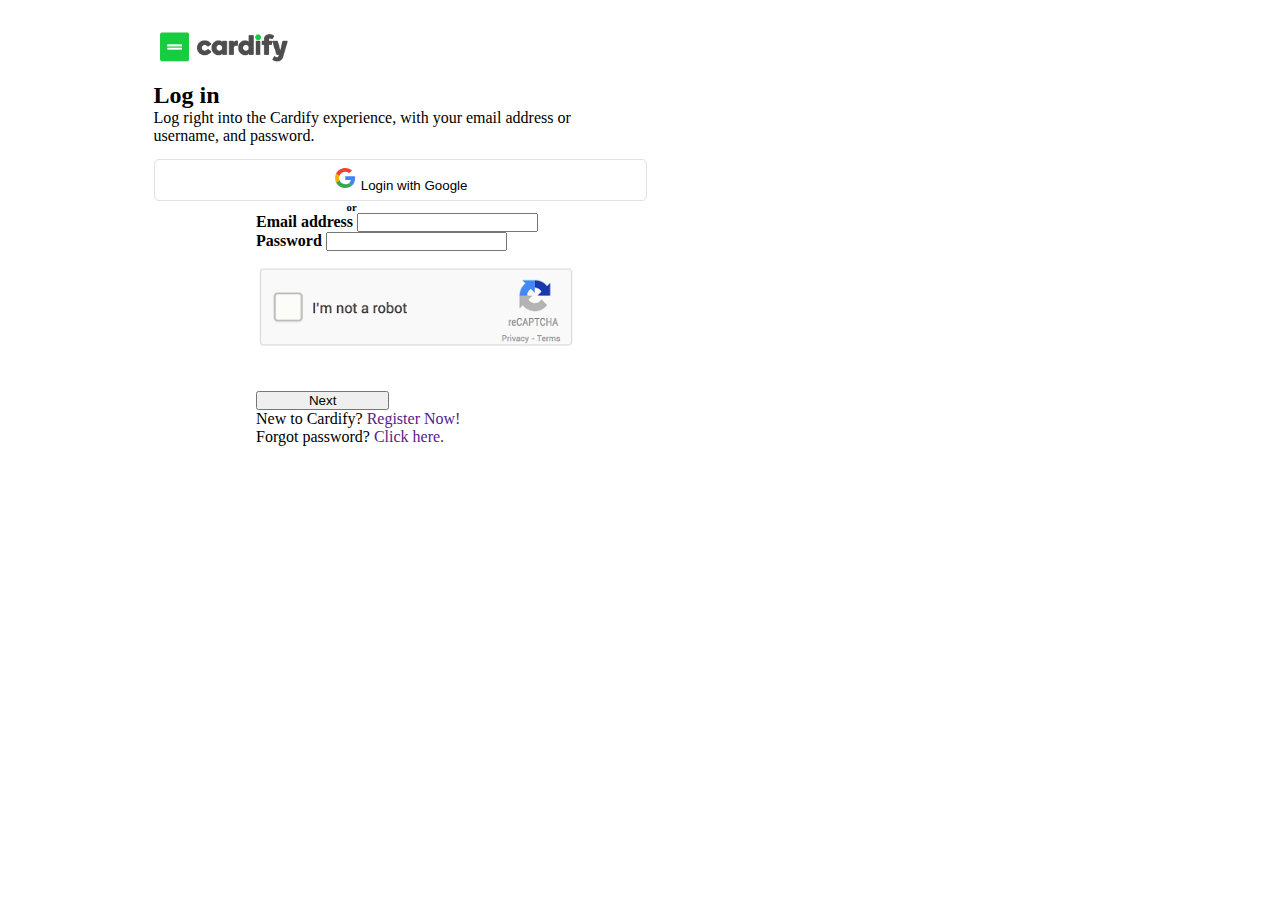
<file: fifth-page/index.html>
<!DOCTYPE html>
<html lang="en">
<head>
    <meta charset="UTF-8">
    <meta name="viewport" content="width=device-width, initial-scale=1.0">
    <title>fifth paget</title>
    <link href="https://cdn.jsdelivr.net/npm/bootstrap@5.3.1/dist/css/bootstrap.min.css" rel="stylesheet" integrity="sha384-4bw+/aepP/YC94hEpVNVgiZdgIC5+VKNBQNGCHeKRQN+PtmoHDEXuppvnDJzQIu9" crossorigin="anonymous">
    <link rel="shortcut icon" href="../Images/footer-thumb2.png" type="image/x-icon">
    <link rel="stylesheet" href="../CSS/forth-page.css">
    <link rel="stylesheet" href="../CSS/index-query.css">
    <style>
        @media (max-width: 1025px) {
            nav, #container{
                margin-left: 6em;
            }
        }
        @media (max-width: 769px) {
            nav{
               margin-left: 13em !important;
            }
        }
        @media (max-width: 426px) {
            form, {
               width: 20em !important;
            }      
        }
    </style>
    
</head>
<body>
    <nav class="nav justify-content-center">
        <div class="container" style="padding:2em 10em 1em 10em;">
            <a href="../index.html"><img src="../Images/Cardify Logo Variant.png" style="width:8em;" alt=""></a>
        </div>
    </nav>
    <div id="container" class="container justify-content-center" style="padding-left: 9.6em;">
        <h2>Log in</h2>
        <p class="h5 pt-5">Log right into the Cardify experience, with your email address or <br> username, and password.</p>
        <button style="width: 37em; padding: 0.5em; border: 1px solid rgb(229, 224, 224); border-radius: 5px; background-color: white; margin-top: 1em;">
            <img src="../Images/logos_google-icon.svg" alt=""> Login with Google
        </button>
        <h6 style="padding-left: 18em;">or</h6>
    </div>
    <form style="width: 36.5em; margin-left: 16em;">
        <div class="mb-3">
          <label for="exampleInputEmail1" class="form-label"><strong>Email address</strong></label>
          <input type="email" class="form-control" id="exampleInputEmail1" aria-describedby="emailHelp">
          <div id="emailHelp" class="form-text"></div>
        </div>
        <div class="mb-3">
          <label for="exampleInputPassword1" class="form-label"><strong>Password</strong></label>
          <input type="password" class="form-control" id="exampleInputPassword1">
        </div>
        <img src="../Images/im not a robot.gif" alt="" style="width: 20em; margin-top: -1.5em;"> <br>
        <button style="width: 10em;" type="submit" class="btn btn-success p-4">Next</button>
        <p>New to Cardify? <a class="text-success" style="text-decoration: none;" href="">Register Now!</a></p>
        <p>Forgot password? <a class="text-success" style="text-decoration: none;" href="">Click here. </a></p>
      </form>
</body>
</html>
</file>
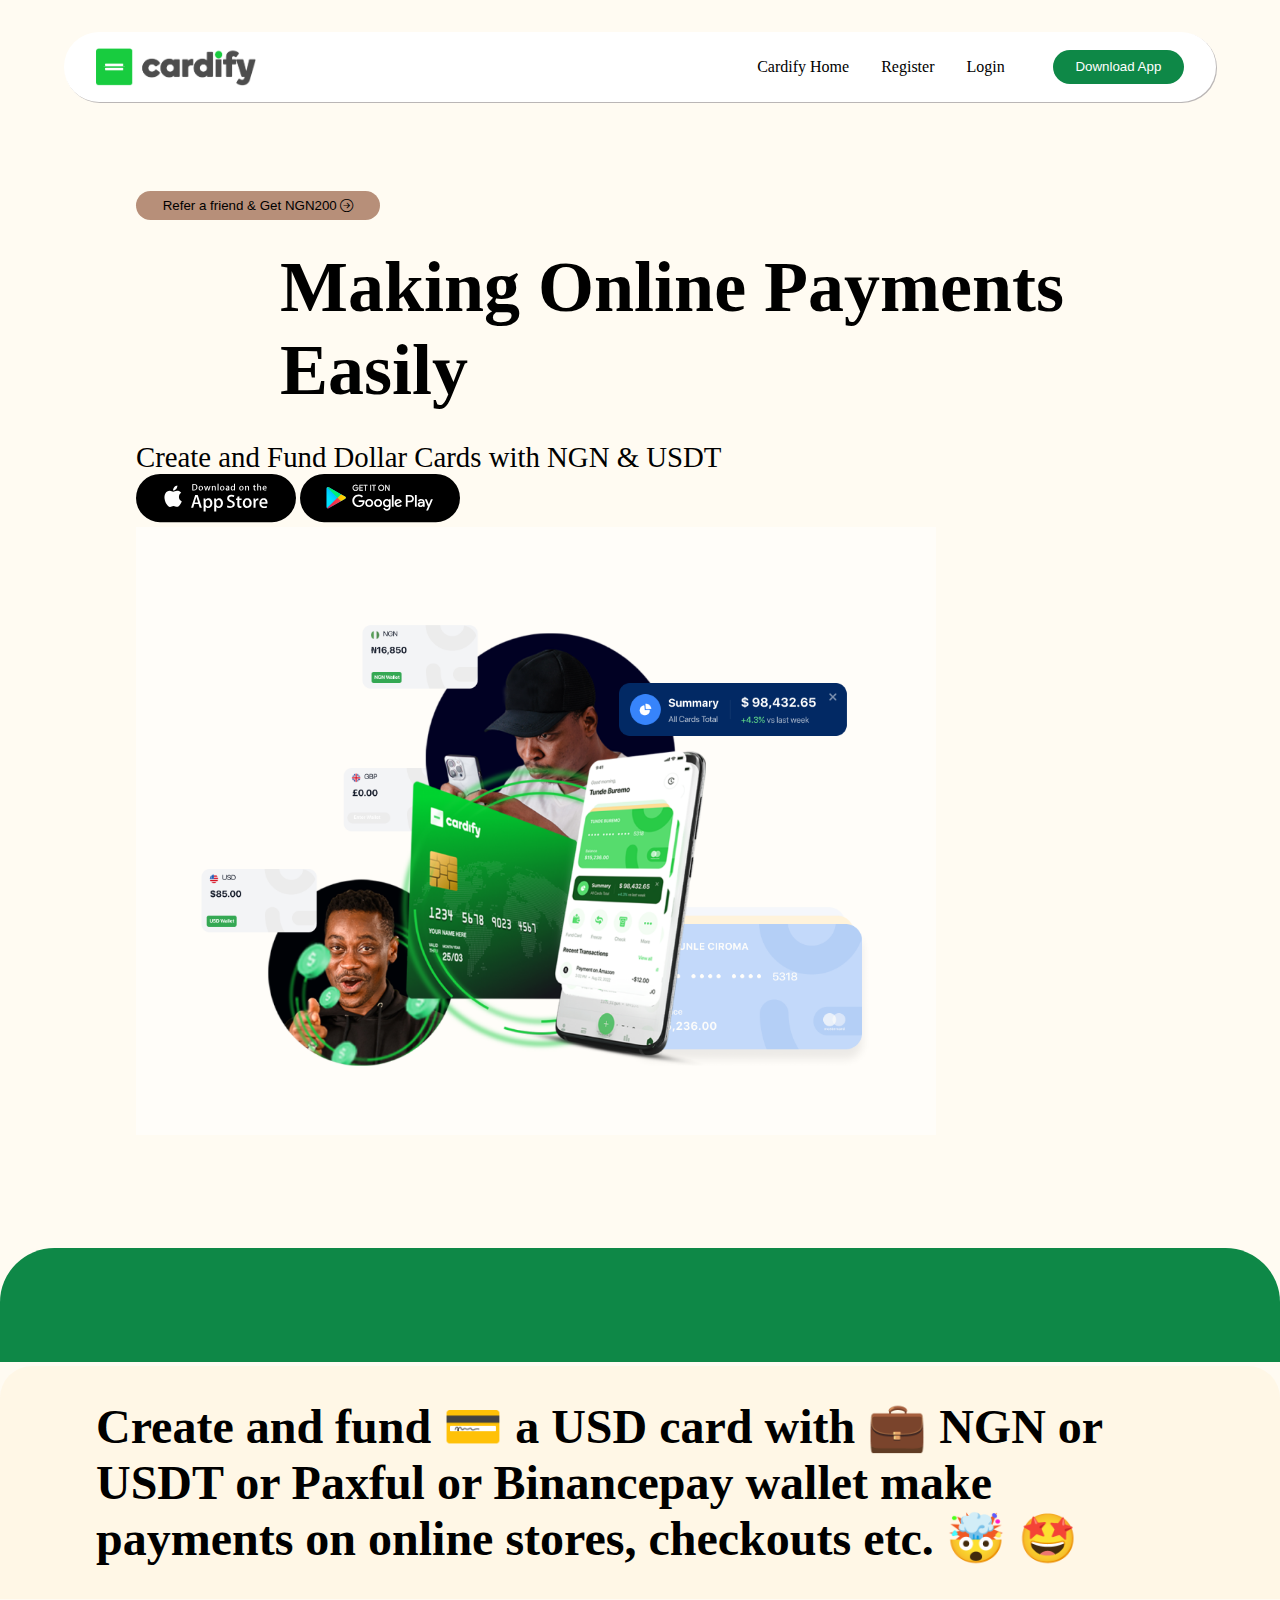
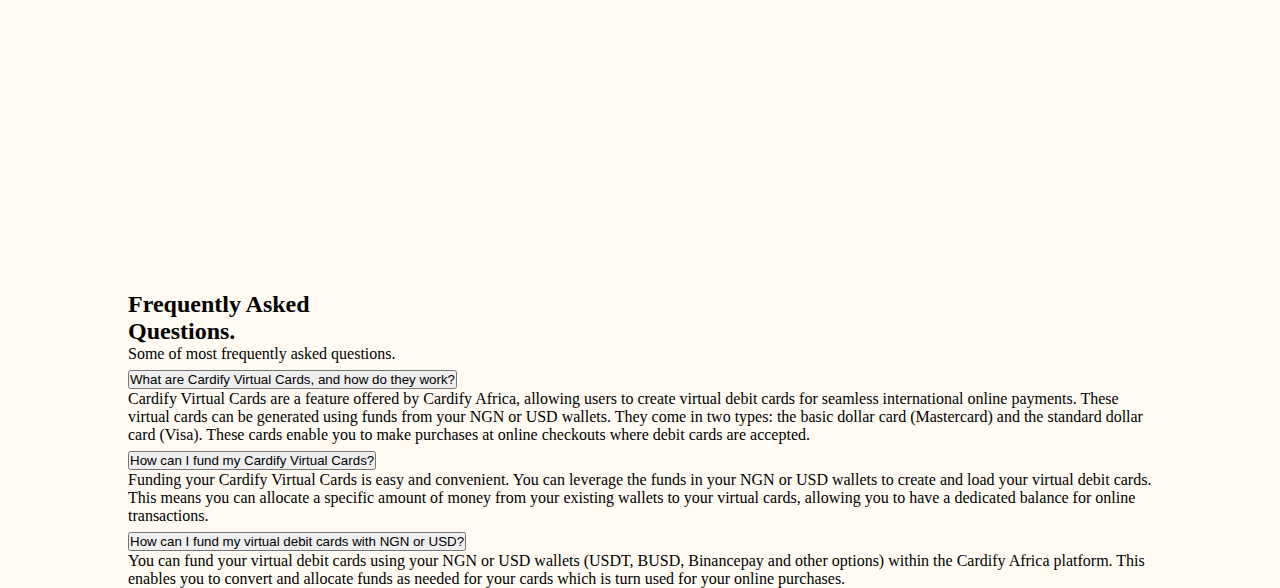
<file: forth-page/index.html>
<!DOCTYPE html>
<html lang="en">
<head>
    <meta charset="UTF-8">
    <meta name="viewport" content="width=device-width, initial-scale=1.0">
    <title>Forth page</title>
    <link href="https://cdn.jsdelivr.net/npm/bootstrap@5.3.1/dist/css/bootstrap.min.css" rel="stylesheet" integrity="sha384-4bw+/aepP/YC94hEpVNVgiZdgIC5+VKNBQNGCHeKRQN+PtmoHDEXuppvnDJzQIu9" crossorigin="anonymous">
    <link rel="shortcut icon" href="../Images/footer-thumb2.png" type="image/x-icon">
    <link rel="stylesheet" href="https://cdn.jsdelivr.net/npm/bootstrap-icons@1.11.0/font/bootstrap-icons.css">
    <link rel="stylesheet" href="../CSS/forth-page.css">
    <link rel="stylesheet" href="../CSS/index-query.css">
    <link rel="stylesheet" href="https://cdnjs.cloudflare.com/ajax/libs/font-awesome/6.4.2/css/all.min.css" integrity="sha512-z3gLpd7yknf1YoNbCzqRKc4qyor8gaKU1qmn+CShxbuBusANI9QpRohGBreCFkKxLhei6S9CQXFEbbKuqLg0DA==" crossorigin="anonymous" referrerpolicy="no-referrer" />
</head>
<body style="background-color: rgb(255,251,242);">
    <header>
        <nav>
            <img src="../Images/Cardify Logo Variant.png" alt="">
            <div>
                <ul>
                    <li><a href="../index.html">Cardify Home</a></li>
                    <li><a href="../index.html">Register</a></li>
                    <li><a href="../index.html">Login</a></li>
                </ul>
                <button>Download App</button>
                <i class="bi bi-filter-right fs-1" style="color: rgb(122, 188, 24);"></i>
            </div> 
        </nav>
    </header>
    <section class="sect-1">
        <div class="container text-center">
            <div class="row">
              <div class="col-12 column1">
                    <button >Refer a friend & Get NGN200 <i class="bi bi-arrow-right-circle fs-4"></i></button>
                    <h1 class="text-center">Making Online Payments Easily</h1>
                    <p>Create and Fund Dollar Cards with NGN & USDT</p>
                    <img src="../Images/Appstore.3.svg" class="me-4 mt-5" style="width: 10em;" alt="">
                    <img src="../Images/Google-play..svg" class="mt-5" style="width: 10em;" alt="">
                </div>
                <div id="page4-pix-container" class="col-12 column2">
                    <img src="../Images/page4-pix.png" class="mt-5" alt="">
              </div>
            </div>
        </div>
    </section>
    <div class="col container-fluid sect-2">  
        <marquee behavior="" direction="">
            <strong><i class="bi bi-patch-check-fill"></i> Easiest way to spend online with NGN & USDT✨</strong>
            <i class="bi bi-patch-check-fill"></i><strong> Pay subscriptions with USD card ✨</strong>
            <strong><i class="bi bi-patch-check-fill"></i> Online bills with our dollar cards Store checkouts with Cardify ✨</strong>
            <strong><i class="bi bi-patch-check-fill"></i> Refer an active friend and get earn 200NGN ✨✨</strong>
            <strong><i class="bi bi-patch-check-fill"></i> Spend internationally with USD card ✨</strong>
        </marquee>
        <div class="marquee-container">
            <h1 class="text-secondary justify-text">Create and <span class="text-success">fund</span> 💳 a USD card with 💼 NGN or USDT or Paxful or Binancepay wallet <span class="text-success">make payments</span><span class="text-dark"> on online stores, checkouts etc.</span> 🤯 🤩</h1>
        </div>
    </div>
    <section>
        <div class="container text-start">
            <div class="row">
              <div class="col">
                <section class="sect-3">
                    <div class="container text-start mt-5">
                        <div class="row">
                          <div class="col-12">
                            <h2 class="display-5">Frequently Asked <br> Questions.</h2>
                            <p class="fs-4">Some of most frequently asked questions.</p>
                          </div>
                          <div class="col-12">
                            <div class="accordion accordion-flush" id="accordionFlushExample">
                                <div class="accordion-item">
                                  <h2 class="accordion-header">
                                    <button class="accordion-button collapsed" type="button" data-bs-toggle="collapse" data-bs-target="#flush-collapseOne" aria-expanded="false" aria-controls="flush-collapseOne">
                                        What are Cardify Virtual Cards, and how do they work?
                                    </button>
                                  </h2>
                                  <div id="flush-collapseOne" class="accordion-collapse collapse" data-bs-parent="#accordionFlushExample">
                                    <div class="accordion-body">Cardify Virtual Cards are a feature offered by Cardify Africa, allowing users to create virtual debit cards for seamless international online payments. These virtual cards can be generated using funds from your NGN or USD wallets. They come in two types: the basic dollar card (Mastercard) and the standard dollar card (Visa). These cards enable you to make purchases at online checkouts where debit cards are accepted.</div>
                                  </div>
                                </div>
                                <div class="accordion-item">
                                  <h2 class="accordion-header">
                                    <button class="accordion-button collapsed" type="button" data-bs-toggle="collapse" data-bs-target="#flush-collapseTwo" aria-expanded="false" aria-controls="flush-collapseTwo">
                                        How can I fund my Cardify Virtual Cards?
                                    </button>
                                  </h2>
                                  <div id="flush-collapseTwo" class="accordion-collapse collapse" data-bs-parent="#accordionFlushExample">
                                    <div class="accordion-body">Funding your Cardify Virtual Cards is easy and convenient. You can leverage the funds in your NGN or USD wallets to create and load your virtual debit cards. This means you can allocate a specific amount of money from your existing wallets to your virtual cards, allowing you to have a dedicated balance for online transactions.</div>
                                  </div>
                                </div>
                                <div class="accordion-item">
                                  <h2 class="accordion-header">
                                    <button class="accordion-button collapsed" type="button" data-bs-toggle="collapse" data-bs-target="#flush-collapseThree" aria-expanded="false" aria-controls="flush-collapseThree">
                                        How can I fund my virtual debit cards with NGN or USD?
                                    </button>
                                  </h2>
                                  <div id="flush-collapseThree" class="accordion-collapse collapse" data-bs-parent="#accordionFlushExample">
                                    <div class="accordion-body">You can fund your virtual debit cards using your NGN or USD wallets (USDT, BUSD, Binancepay and other options) within the Cardify Africa platform. This enables you to convert and allocate funds as needed for your cards which is turn used for your online purchases.</div>
                                  </div>
                                </div>
                              </div>
                          </div>
                        </div>
                    </div>
                </section>
            
              </div>
            </div>
        </div>
    </section>
</body>
<script src="https://cdn.jsdelivr.net/npm/bootstrap@5.3.1/dist/js/bootstrap.bundle.min.js" integrity="sha384-HwwvtgBNo3bZJJLYd8oVXjrBZt8cqVSpeBNS5n7C8IVInixGAoxmnlMuBnhbgrkm" crossorigin="anonymous"></script>
</html>
</file>
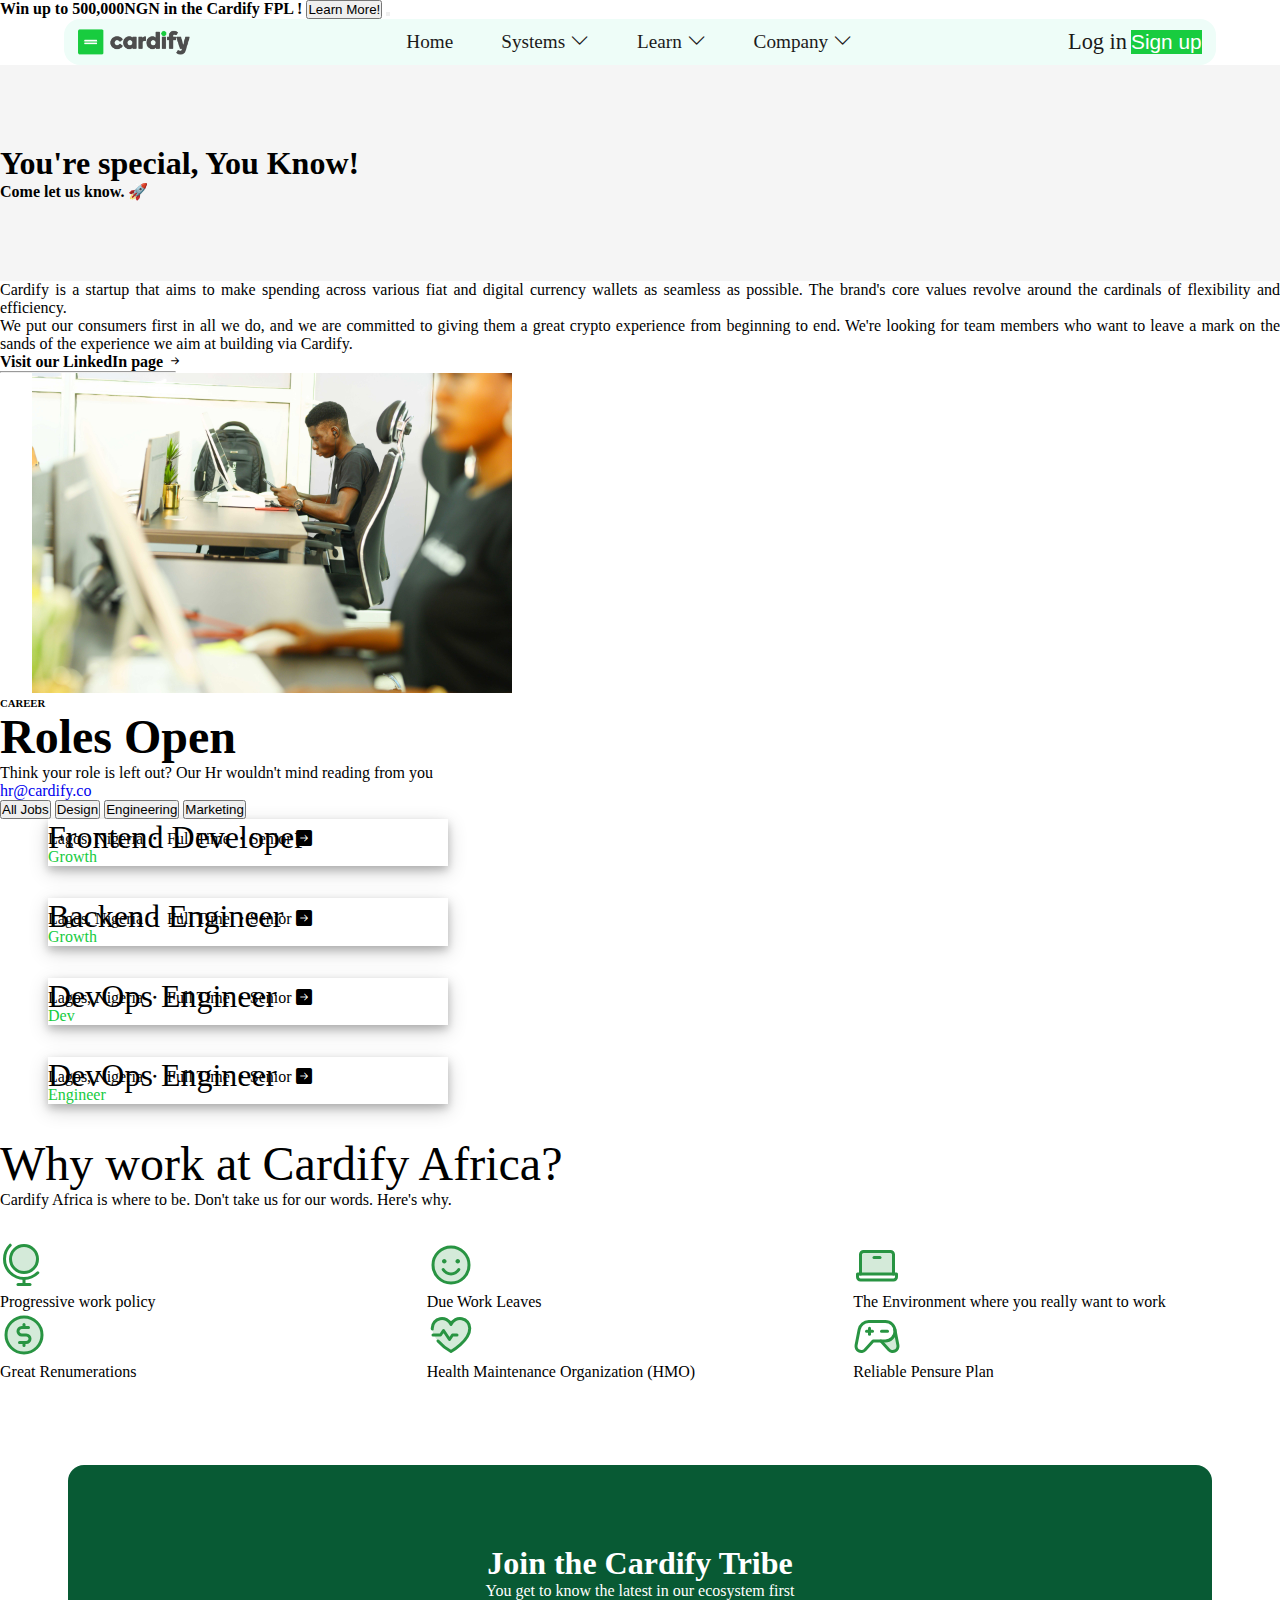
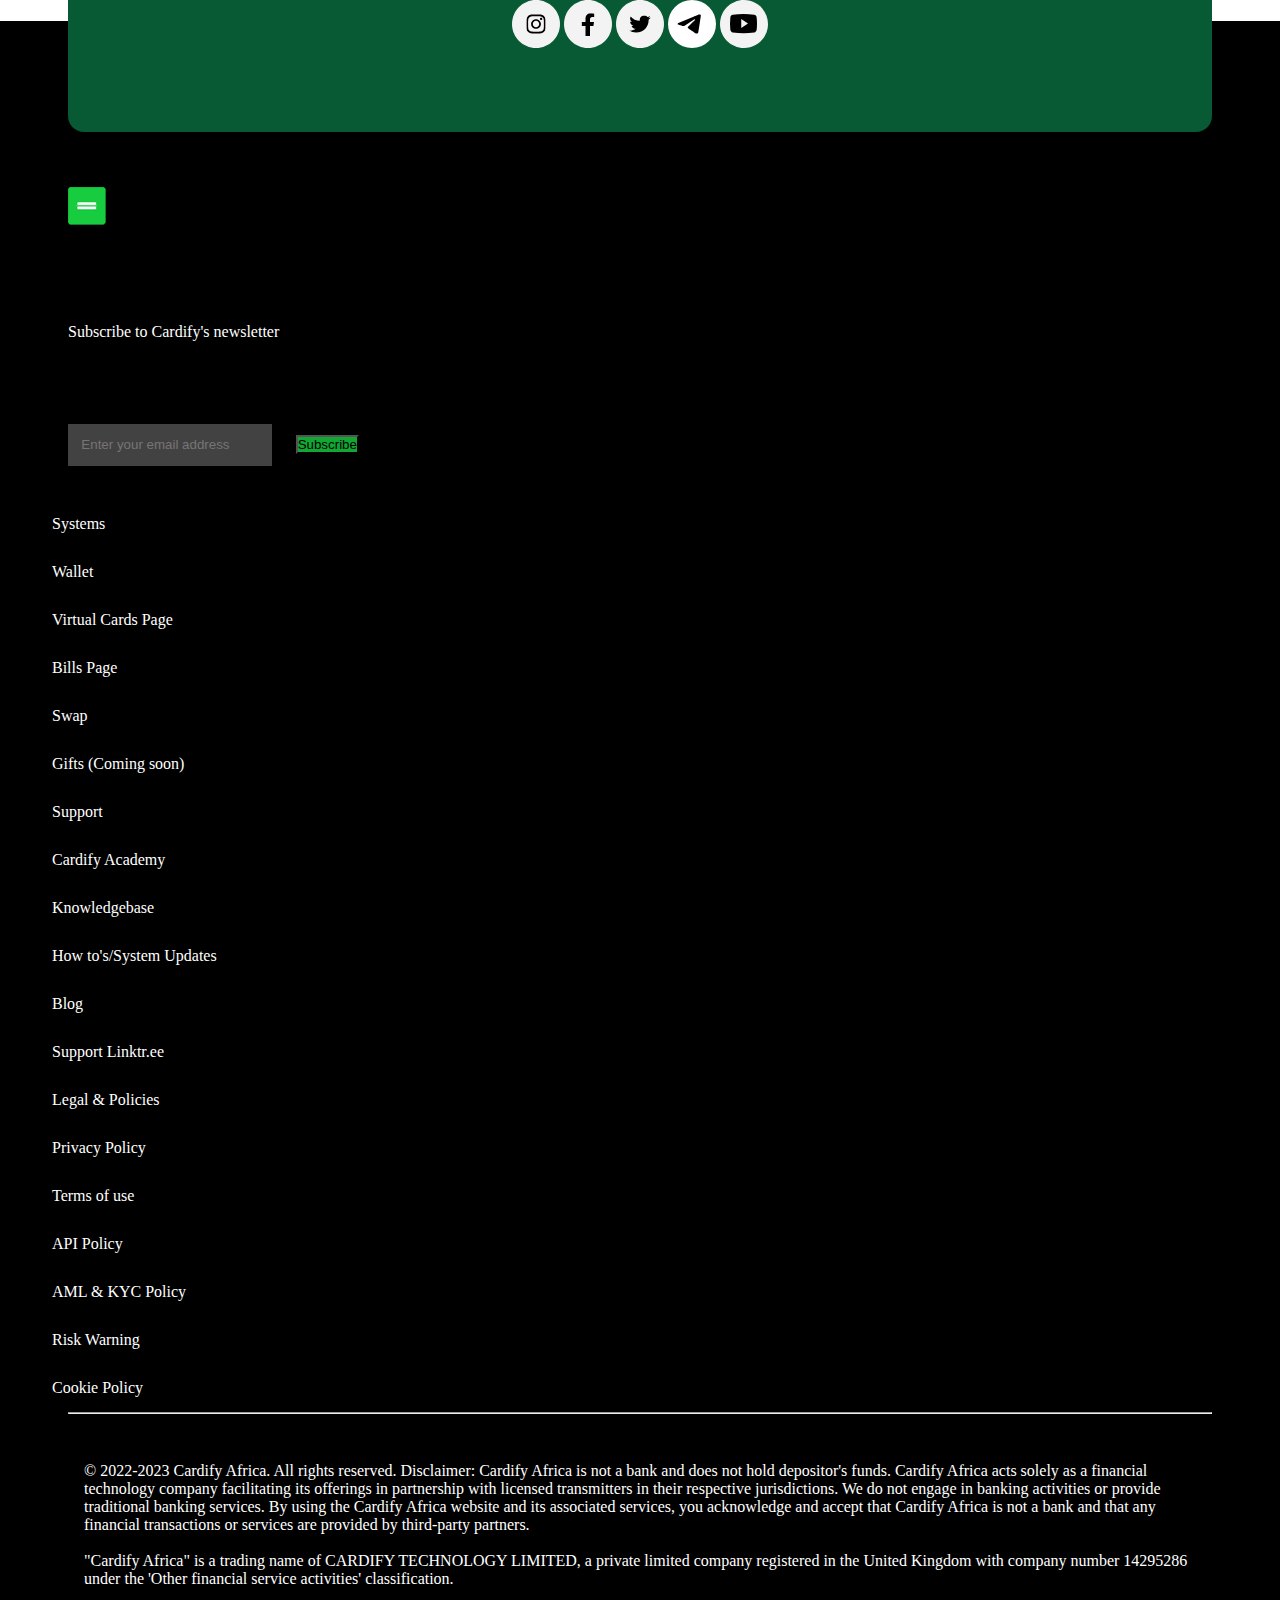
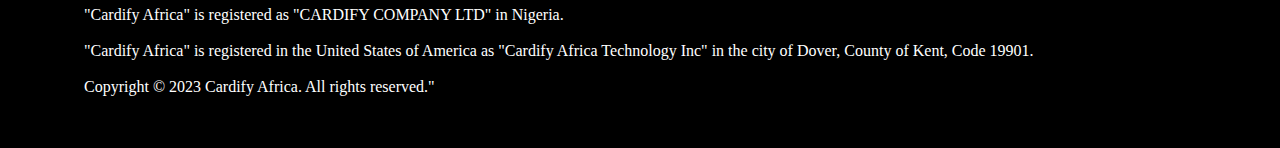
<file: second-page/index.html>
<!DOCTYPE html>
<html lang="en">
<head>
    <meta charset="UTF-8">
    <meta name="viewport" content="width=device-width, initial-scale=1.0">
    <title>second page</title>
    <link href="https://cdn.jsdelivr.net/npm/bootstrap@5.3.1/dist/css/bootstrap.min.css" rel="stylesheet" integrity="sha384-4bw+/aepP/YC94hEpVNVgiZdgIC5+VKNBQNGCHeKRQN+PtmoHDEXuppvnDJzQIu9" crossorigin="anonymous">
    <link rel="shortcut icon" href="../Images/footer-thumb2.png" type="image/x-icon">
    <link rel="stylesheet" href="https://cdn.jsdelivr.net/npm/bootstrap-icons@1.11.0/font/bootstrap-icons.css">    <link rel="stylesheet" href="../CSS/index.css">
    <link rel="stylesheet" href="../CSS/second.css">
    <link rel="stylesheet" href="../styles/query.css">
</head>
<body>
    <div class="container-fluid text-center">
        <div class="row">
<!--//////////////////////////Alert Bar////////////////////////////-->
            <div class="col-12">
                <div class="alert alert-success alert-dismissible fade show text-center align-items-center p-1" role="alert">
                    <strong class="text-success ">Win up to 500,000NGN in the Cardify FPL ! </strong><button type="button" class="btn btn-outline-success pt-0 pd-0 ps-3 pe-3">Learn More!</button> 
                    <button type="button" class="btn-close" data-bs-dismiss="alert" aria-label="Close"></button>
                </div>
            </div>       
<!-- ////////////////////////////////HEADER NAV BAR -->
            <div class="col-12">
                <header>
                    <nav>
                    <div class="nav-inner">
                        <img src="../Images/Cardify Logo Variant.png" class="nav-logo" alt="cardify-logo">
                        <ul class="nav-links">
                        <li><a href="../index.html">Home</a></li>
                        <li class="dropdown"><a href="../index.html">Systems <i class="bi bi-chevron-down fs-6"></i></a>
                            <div class="dropdown-container">
                            <!-- <ul class="drop-menu">
                                <li><a href="#">
                                <img src="./Images/dropdown-img.png" alt="">
                                <div class="">
                                    <h4> Wallets</h4>
                                    <p>Leverage the different digital wallets on Cardify to maximize your spending potentials.</p>
                                </div></a></li>
                                <li><a href="#"><img src="./Images/dropdown-img1.png" alt="">
                                <div>
                                    <h4>Virtual Cards</h4>
                                    <p>Make payments the way you want with virtual cards made just for you.</p>
                                </div></a></li>
                                <li><a href="#"><img src="./Images/dropdown-img3.png" alt="">
                                <div>
                                    <h4>Swap</h4>
                                    <p>Swap across various currencies at best market rates. </p>
                                </div> </a></li>
                                <li><a href="#"> <img src="./Images/dropdown-img4.png" alt="">
                                <div>
                                    <h4>Bills</h4>
                                    <p>Buy vouchers and load your bills leveraging your digital wallets.</p>
                                </div></a></li>
                                <li><a href="#"><img src="./Images/dropdown-img4.png" alt="">
                                <div>
                                    <h4>Gifts (Coming Soon)</h4>
                                    <p>Sell gift vouchers from your favorite stores directly to your Cardify wallets.</p>
                                </div> </a></li>
                            </ul> -->
                            </div>
                        </li>
                        <li><a href="../forth-page/index.html">Learn <i class="bi bi-chevron-down fs-6"></i></a></li>
                        <li><a href="#">Company <i class="bi bi-chevron-down fs-6"></i></a></li>
                        </ul>
                        <div class="nav-btn-div">
                        <span>Log in</span>
                        <a href="../index.html"><Button>Sign up</Button></a>
                        </div>
                        <div id="nav-menu-bar">
                        <a href="../index.html"><Button class="nav-btn">Sign up</Button></a>
                        <i class="bi bi-filter-right fs-1" style="color: rgb(122, 258, 24);"></i>
                        </div>
                    </div>
                    </nav>
                </header>
            </div>
<!-- ////////////////////////////////SECTION 1 -->
            <div class="col-12 mt-3 sect-1">
                <h1>You're special, You Know!</h1>
                <h4>Come let us know. 🚀</h4>
            </div>
        </div>
    </div>   
<!-- ////////////////////////////////SECTION 2 --> 
    <div class="container text-justify">          
        <div class="row section2-row">  
            <div class="col-5 mt-3 sect-2">
                <p>Cardify is a startup that aims to make spending across various fiat and digital currency wallets as seamless as possible. The brand's core values revolve around the cardinals of flexibility and efficiency.</p>
                <p>We put our consumers first in all we do, and we are committed to giving them a great crypto experience from beginning to end. We're looking for team members who want to leave a mark on the sands of the experience we aim at building via Cardify.</p>
                <strong><a href="#">Visit our LinkedIn page <i class="bi bi-arrow-right-short fs-3"></i></a></strong>
                <hr>

            </div>
            <div class="col-7 mt-3 sect-2b">
                <img src="../Images/page2-pix.jpg" class="rounded-4">
            </div>
        </div>
    </div>
<!-- ////////////////////////////////SECTION 3 --> 
     <div class="container text-justify">          
        <div class="row section3-row">  
            <div class="col-5 mt-3 sect-3-col1">
               <h6 class="text-primary fs-5">CAREER</h6>
               <h2>Roles Open</h2>
               <p>Think your role is left out? Our Hr wouldn't mind reading from you <br><a href="#">hr@cardify.co</a></p>
                <div class="d-grid gap-2 d-md-block btn-div">
                    <button class="btn btn-light me-3 p-3" type="button">All Jobs</button>
                    <button class="btn btn-light me-3 p-3 design-btn" type="button">Design</button>
                    <button class="btn btn-light me-3 p-3" type="button">Engineering</button>
                    <button class="btn btn-light me-3 p-3" type="button">Marketing</button>
                </div>
            </div>
            <div class="col-7 mt-3 align-items-start sect-3-col2">
                <div class="card" style="width: 25rem;">
                    <div class="card-body">
                      <h5 class="card-title">Frontend Developer
                        </h5>
                        <span class="card-text">Lagos, Nigeria <i class="bi bi-dot "></i> Full Time <i class="bi bi-dot"></i>Senior <i class="bi bi-arrow-right-square-fill fs-1"></i></span><p style="color: rgb(22,203,62);">Growth 
                        </p>
                    </div>
                  </div>
                  <div class="card" style="width: 25rem;">
                    <div class="card-body">
                      <h5 class="card-title">Backend Engineer
                        </h5>
                        <span class="card-text">Lagos, Nigeria <i class="bi bi-dot "></i> Full Time <i class="bi bi-dot"></i>Senior <i class="bi bi-arrow-right-square-fill fs-1"></i></span><p style="color: rgb(22,203,62);">Growth 
                        </p>
                    </div>
                  </div>
                  <div class="card" style="width: 25rem;">
                    <div class="card-body">
                      <h5 class="card-title">DevOps Engineer
                        </h5>
                        <span class="card-text">Lagos, Nigeria <i class="bi bi-dot "></i> Full Time <i class="bi bi-dot"></i>Senior <i class="bi bi-arrow-right-square-fill fs-1"></i></span><p style="color: rgb(22,203,62);">Dev
                        </p>
                    </div>
                  </div>
                  <div class="card" style="width: 25rem;">
                    <div class="card-body">
                      <h5 class="card-title">DevOps Engineer
                        </h5>
                        <span class="card-text">Lagos, Nigeria <i class="bi bi-dot "></i> Full Time <i class="bi bi-dot"></i>Senior <i class="bi bi-arrow-right-square-fill fs-1"></i></span><p style="color: rgb(22,203,62);">Engineer 
                        </p>
                    </div>
                  </div>
                  <!-- on hover cards -->
                  <div class="card design" style="width: 25rem;">
                    <div class="card-body">
                      <h5 class="card-title">Digital Marketing Manager</h5>
                        <span class="card-text">Lagos, Nigeria <i class="bi bi-dot "></i> Full Time <i class="bi bi-dot"></i>Senior <i class="bi bi-arrow-right-square-fill fs-1"></i></span><p style="color: rgb(22,203,62);"> Marketing
                        </p>
                    </div>
                </div>
                <div class="card design" style="width: 25rem;">
                    <div class="card-body">
                      <h5 class="card-title">Full Stack Engineer
                        </h5>
                        <span class="card-text">Lagos, Nigeria <i class="bi bi-dot "></i> Full Time <i class="bi bi-dot"></i>Senior <i class="bi bi-arrow-right-square-fill fs-1"></i></span><p style="color: rgb(22,203,62);">Dev 
                        </p>
                    </div>
                  </div>
            </div>
        </div>
    </div>
 <!-- ////////////////////////////////SECTION 4 --> 
 <div class="container text-center">          
    <div class="row mt-5 section4-row">  
        <div class="col-12 mt-3 sect-4">
            <h1>Why work at Cardify Africa?</h1>
            <p>Cardify Africa is where to be. Don't take us for our words. Here's why.</p>
        </div>
        <div class="icons-text">
            <div>
                <img src="../Images/page2-icon1.svg" class="mb-3" alt="">
                <p class="mb-5">Progressive work policy</p>
            </div>
            <div>
                <img src="../Images/page2-icon2.svg" class="mb-3" alt="">
                <p class="mb-5">Due Work Leaves</p>
            </div>
            <div>
                <img src="../Images/page2-icon3.svg" class="mb-3" alt="">
                <p class="mb-5">The Environment where you really want to work</p>
            </div>
            <div>
                <img src="../Images/page2-icon4.svg" class="mb-5" alt="">
                <p v>Great Renumerations</p>
            </div>
            <div>
                <img src="../Images/page2-icon5.svg" class="mb-3" alt="">
                <p class="mb-5">Health Maintenance Organization (HMO)</p>
            </div>
            <div>
                <img src="../Images/page2-icon6.svg" class="mb-3" alt="">
                <p class="mb-5">Reliable Pensure Plan</p>
            </div>
        </div>
        </div>  
    </div>
    <footer>
        <div class="container-fluid">
          <div class="container">
            <div class="container-content rounded-4">
              <h1 class="text-body-dark">Join the Cardify Tribe</h1>
              <p class="footer-header">You get to know the latest in our ecosystem first</p>
              <div class="icon-container">
                    <img src="../Images/footer_Instagram.svg" class="footer-icon" alt="">
                    <img src="../Images/footer_facebook.svg" class="footer-icon" alt="">
                    <img src="../Images/footer_Twitter.svg" class="footer-icon" alt="">
                    <img src="../Images/footer_telegram.svg" class="footer-icon" alt="">
                    <img src="../Images/footer_youtube.svg" class="footer-icon" alt="">
              </div>
            </div>
          </div>
          <div class="row">
            <div class="col column1">
              <img src="../Images/footer-thumb2.png" alt="">
              <p class="Subscribe-text">Subscribe to Cardify's newsletter</p>
              <form class="d-flex" role="email">
                <input class="form-control me-2" type="email" placeholder="Enter your email address
                " aria-label="Search">
                <button class="btn btn-success" type="submit">Subscribe
                </button>
              </form>
            </div>
            <div class="col column2">
              <div class="text-align">
                <div class="row">
                  <div class="col">
                    <ul>
                      <li>Systems</li>
                      <li><a href="#">Wallet</a></li>
                      <li><a href="#">Virtual Cards Page</a></li>
                      <li><a href="#">Bills Page</a></li>
                      <li><a href="#">Swap</a></li>
                      <li><a href="#">Gifts (Coming soon)</a></li>
                    </ul>
                  </div>
                  <div class="col">
                    <ul>
                      <li>Support</li>
                      <li><a href="#">Cardify Academy</a></li>
                      <li><a href="#">Knowledgebase</a></li>
                      <li><a href="#">How to's/System Updates</a></li>
                      <li><a href="#">Blog</a></li>
                      <li><a href="#">Support Linktr.ee</a></li>
                    </ul>
                  </div>
                  <div class="col">
                    <ul>
                      <li>Legal & Policies</li>
                      <li><a href="#">Privacy Policy</a></li>
                      <li><a href="#">Terms of use</a></li>
                      <li><a href="#">API Policy</a></li>
                      <li><a href="#">AML & KYC Policy</a></li>
                      <li><a href="#">Risk Warning</a></li>
                      <li><a href="#">Cookie Policy</a></li>
                    </ul>
                  </div>
                </div>
              </div>
            </div>
          </div>
          <hr>
          <div class="post-footer-inner">
            <p>© 2022-2023 Cardify Africa. All rights reserved. Disclaimer: Cardify Africa is not a bank and does not hold depositor's funds. Cardify Africa acts solely as a financial technology company facilitating its offerings in partnership with licensed transmitters in their respective jurisdictions. We do not engage in banking activities or provide traditional banking services. By using the Cardify Africa website and its associated services, you acknowledge and accept that Cardify Africa is not a bank and that any financial transactions or services are provided by third-party partners. <br><br>
      
            "Cardify Africa" is a trading name of CARDIFY TECHNOLOGY LIMITED, a private limited company registered in the United Kingdom with company number 14295286 under the 'Other financial service activities' classification. <br><br>
              
            "Cardify Africa" is registered as "CARDIFY COMPANY LTD" in Nigeria. <br><br>
              
            "Cardify Africa" is registered in the United States of America as "Cardify Africa Technology Inc" in the city of Dover, County of Kent, Code 19901. <br><br>
              
            Copyright © 2023 Cardify Africa. All rights reserved."</p>
          </div>
        </div>
      </footer>
           
</body>
<script src="https://cdn.jsdelivr.net/npm/bootstrap@5.3.1/dist/js/bootstrap.bundle.min.js" integrity="sha384-HwwvtgBNo3bZJJLYd8oVXjrBZt8cqVSpeBNS5n7C8IVInixGAoxmnlMuBnhbgrkm" crossorigin="anonymous"></script>
</html>
</file>
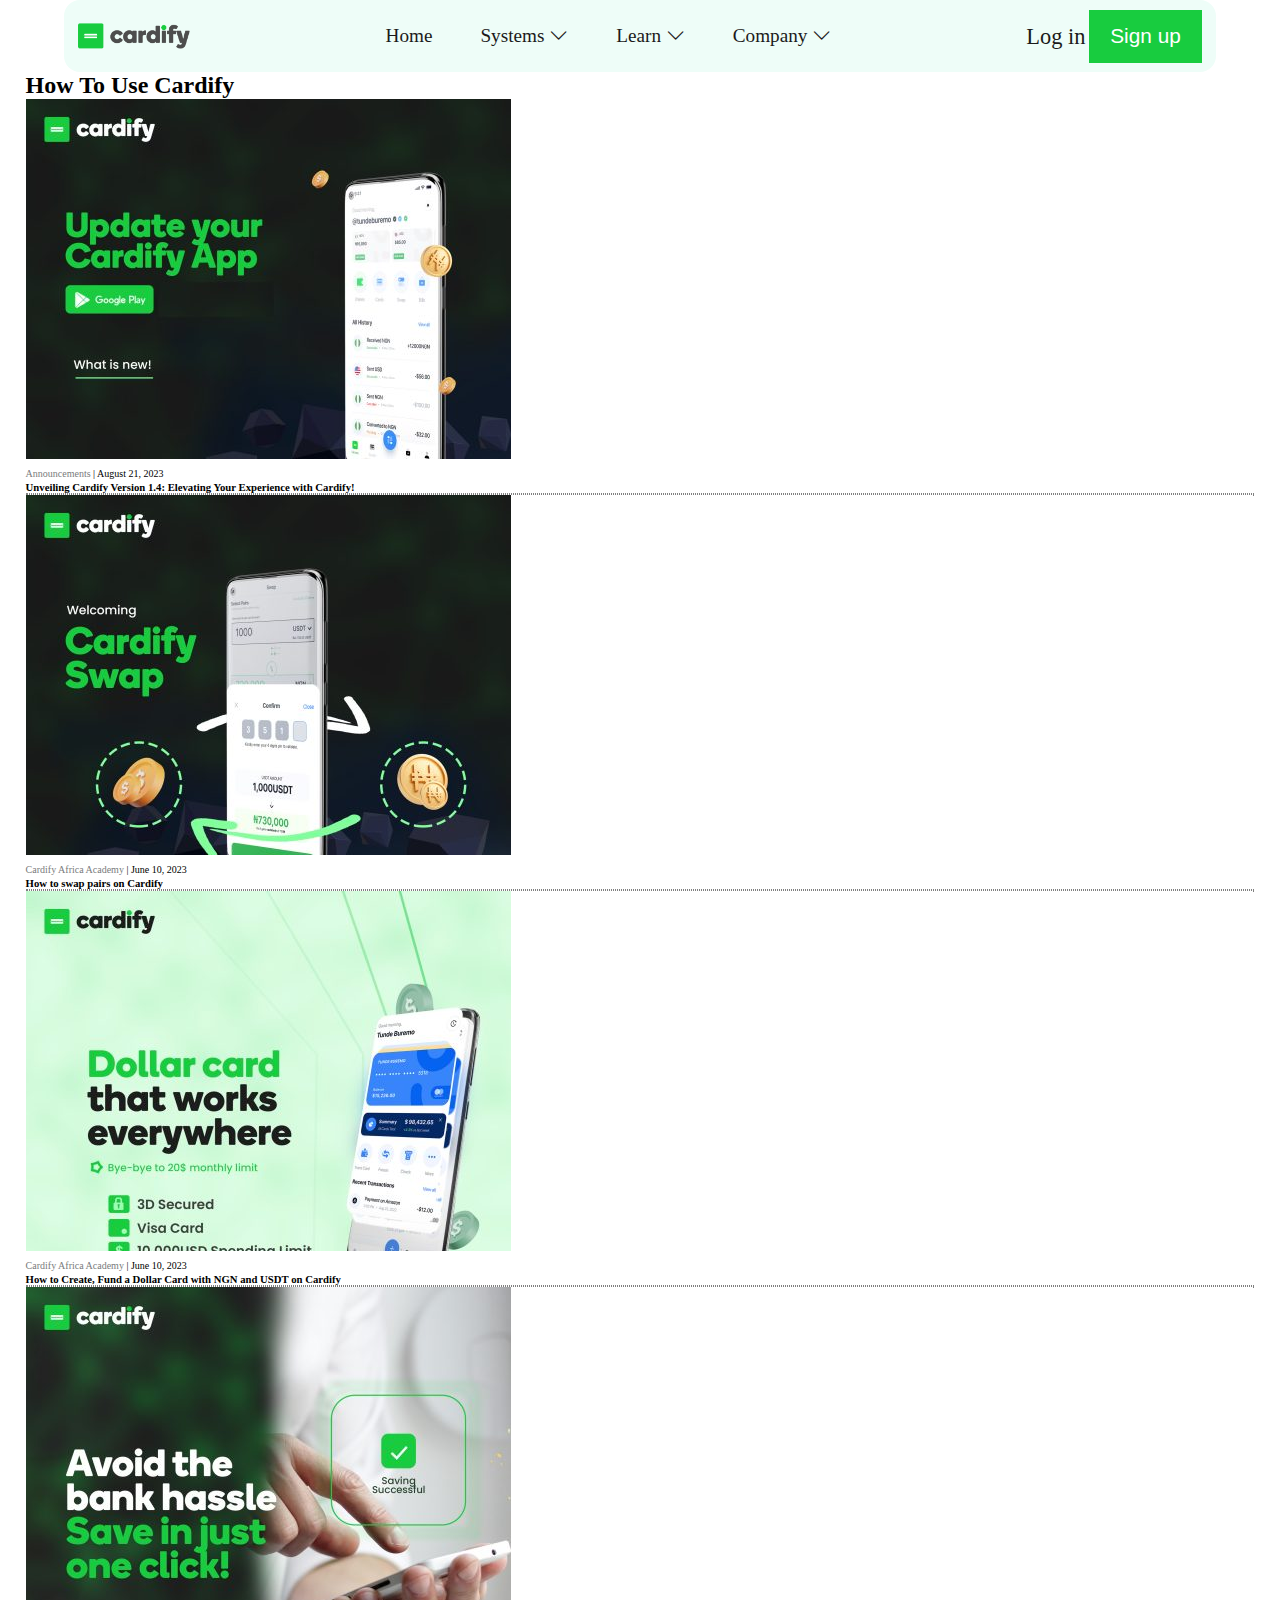
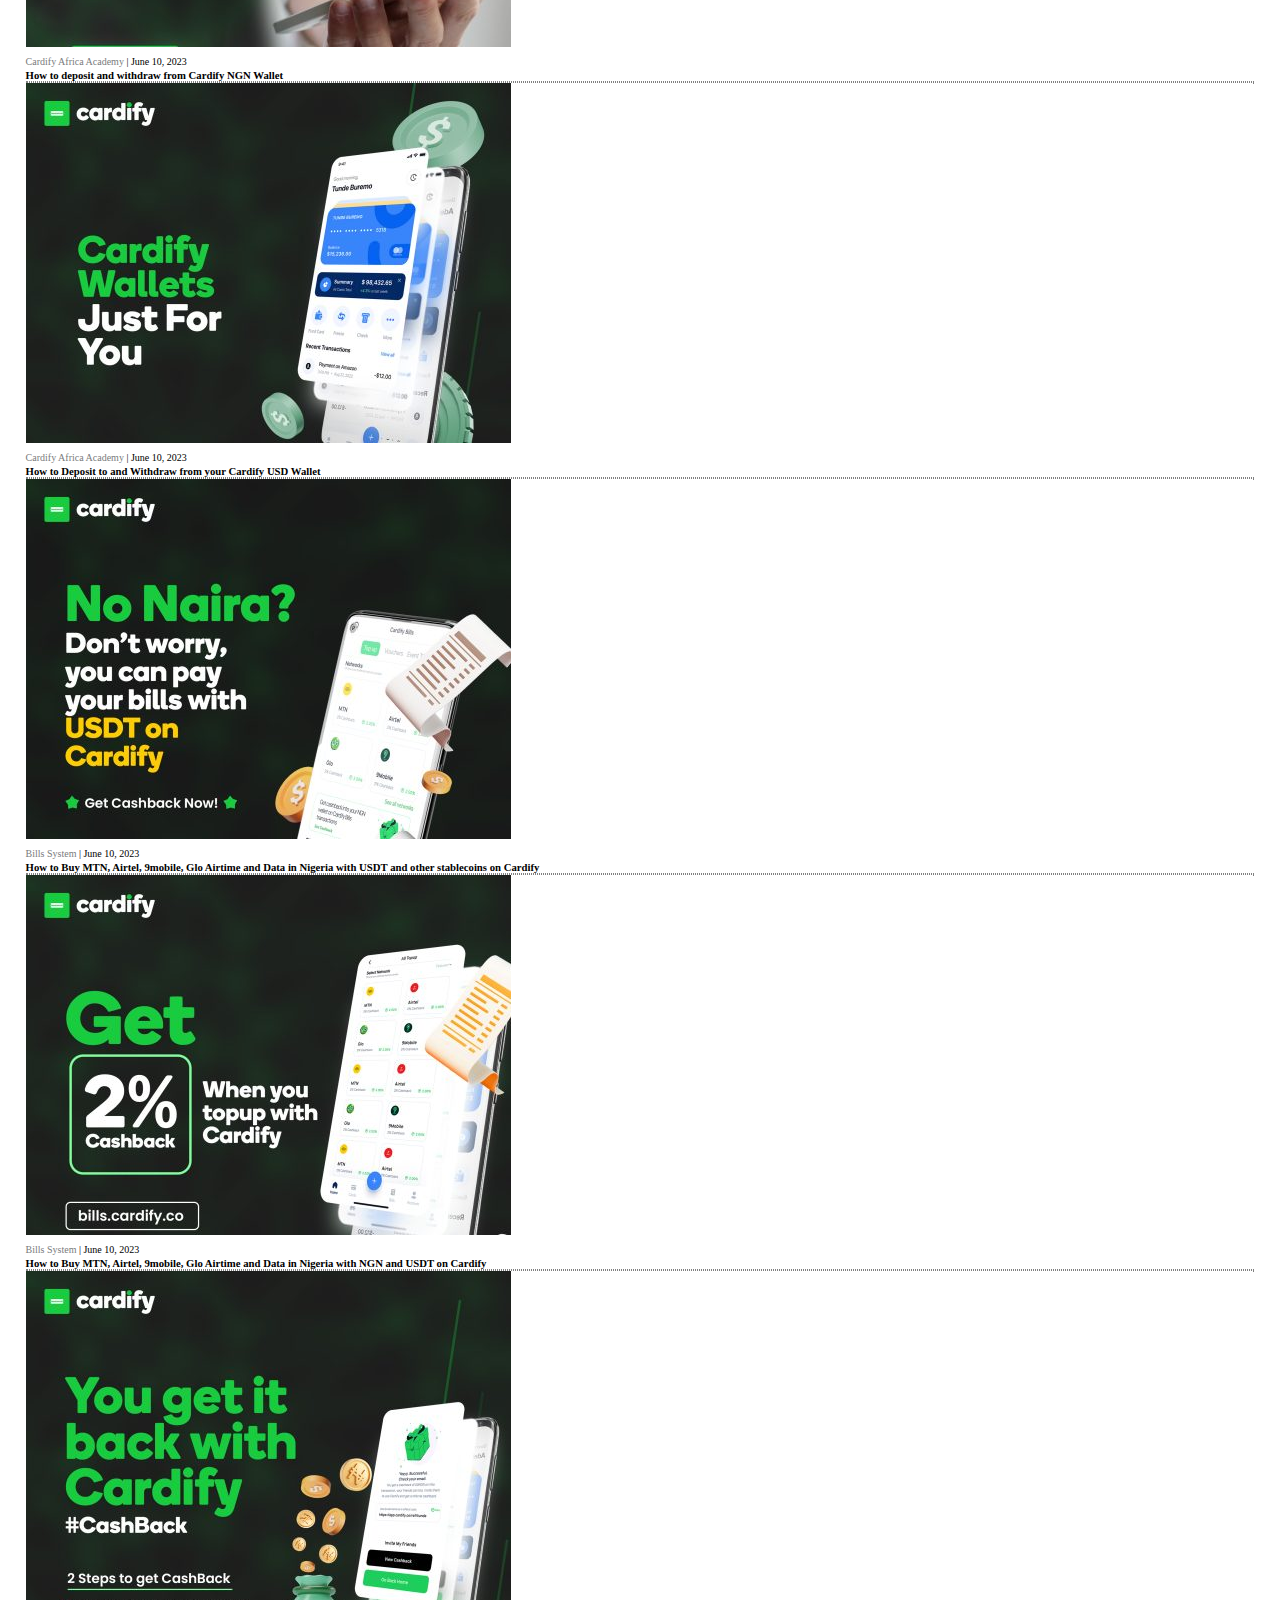
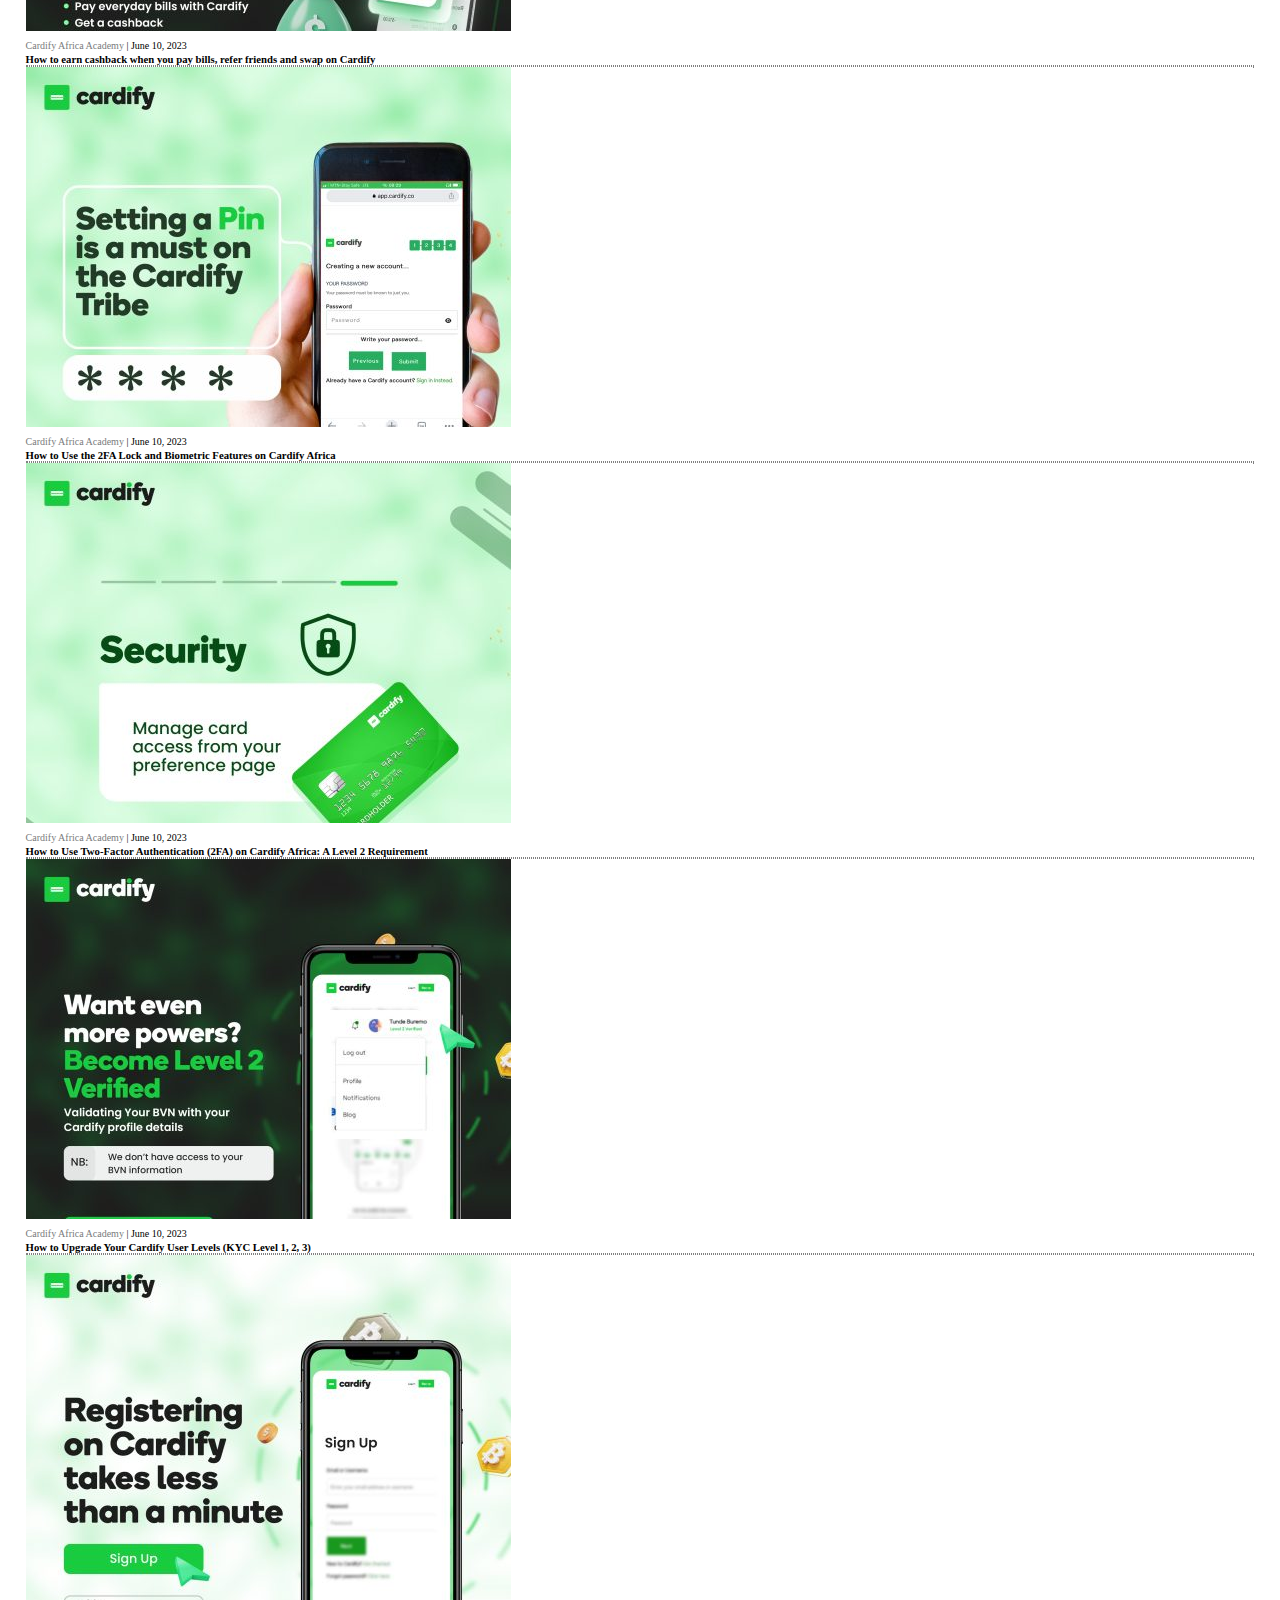
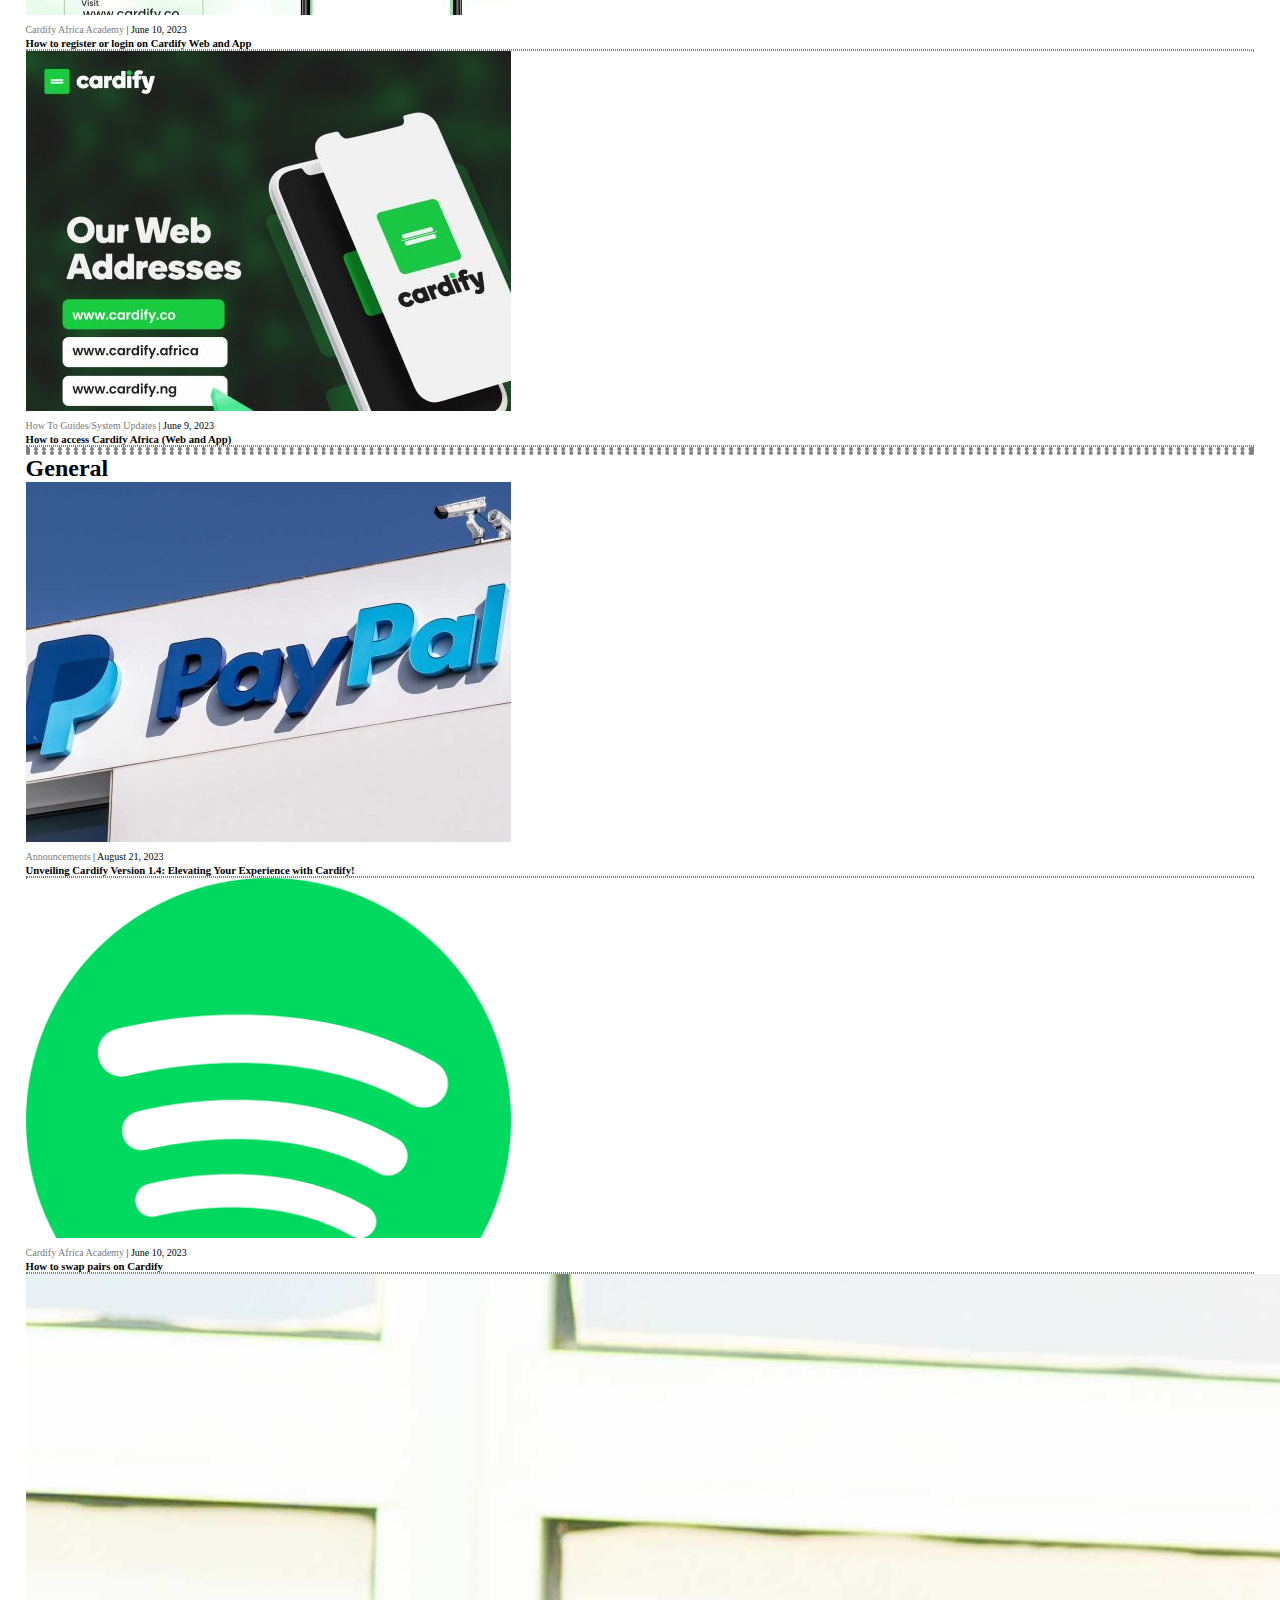
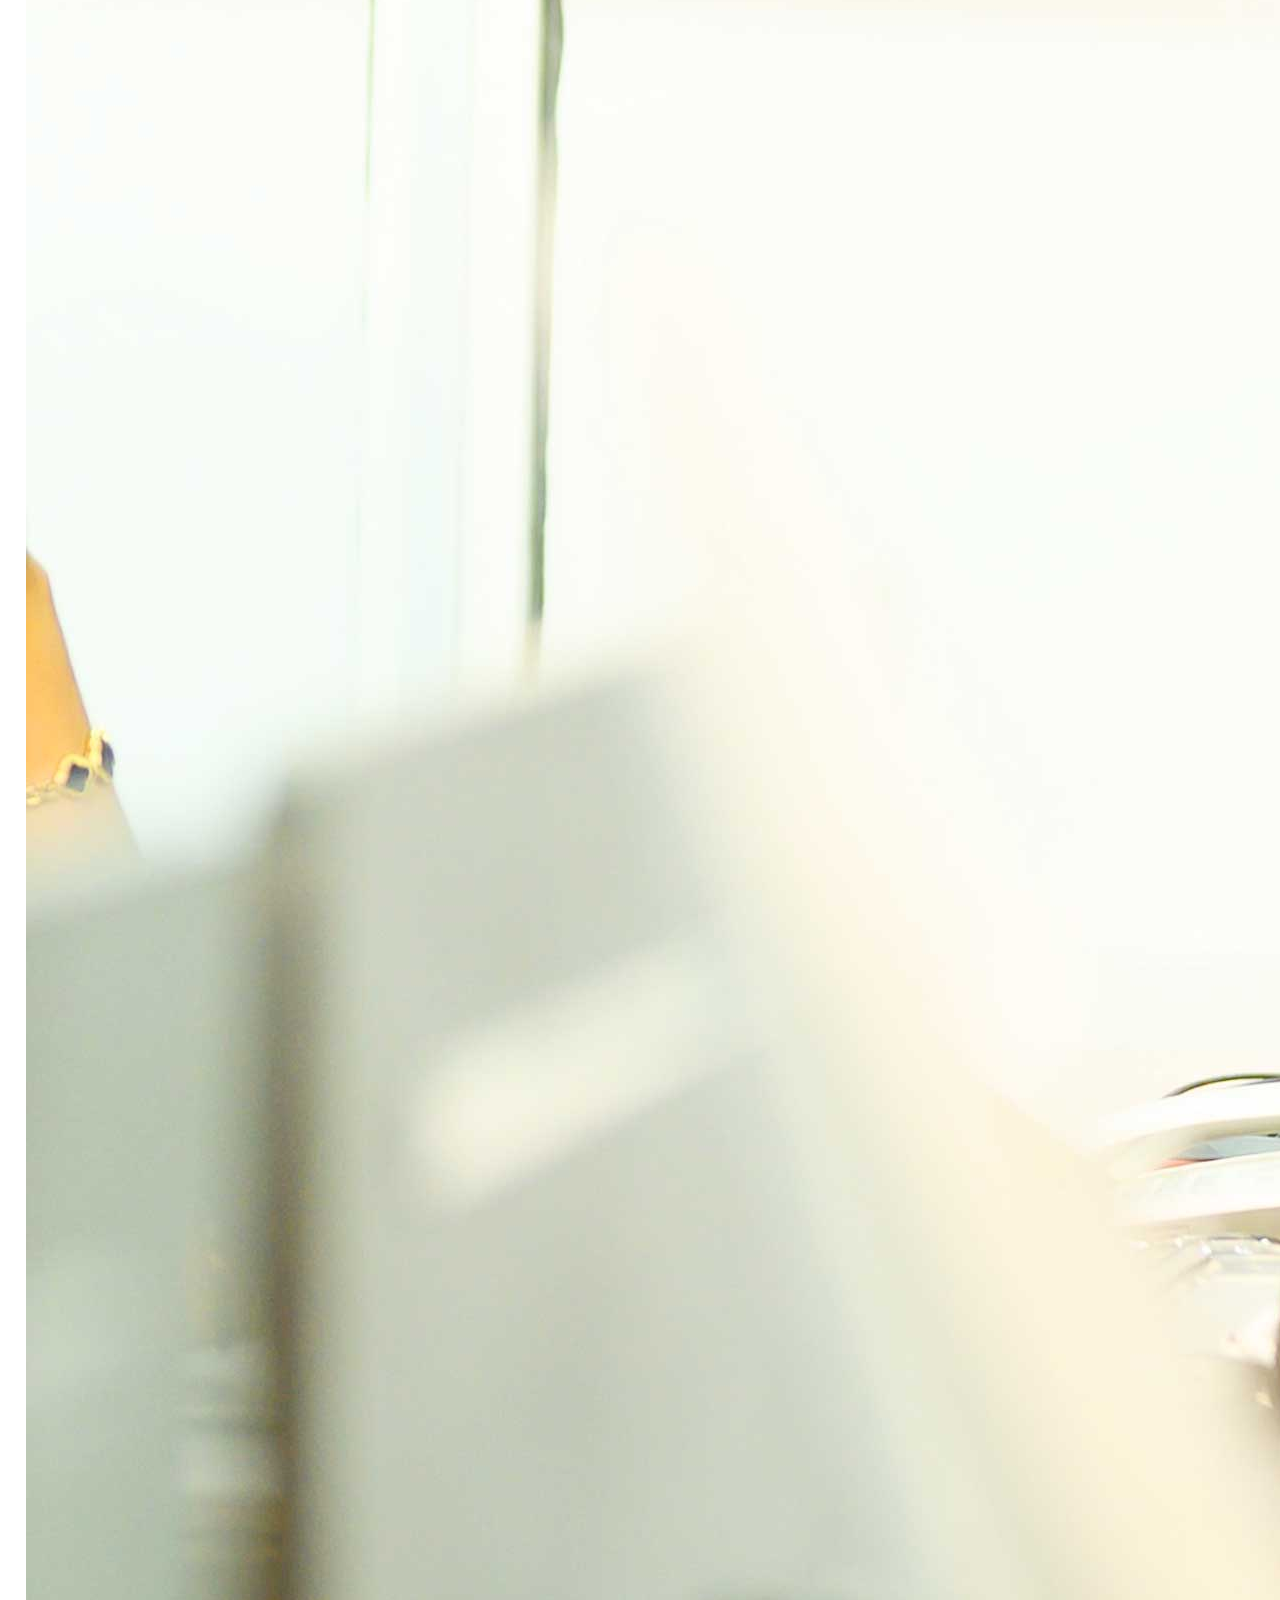
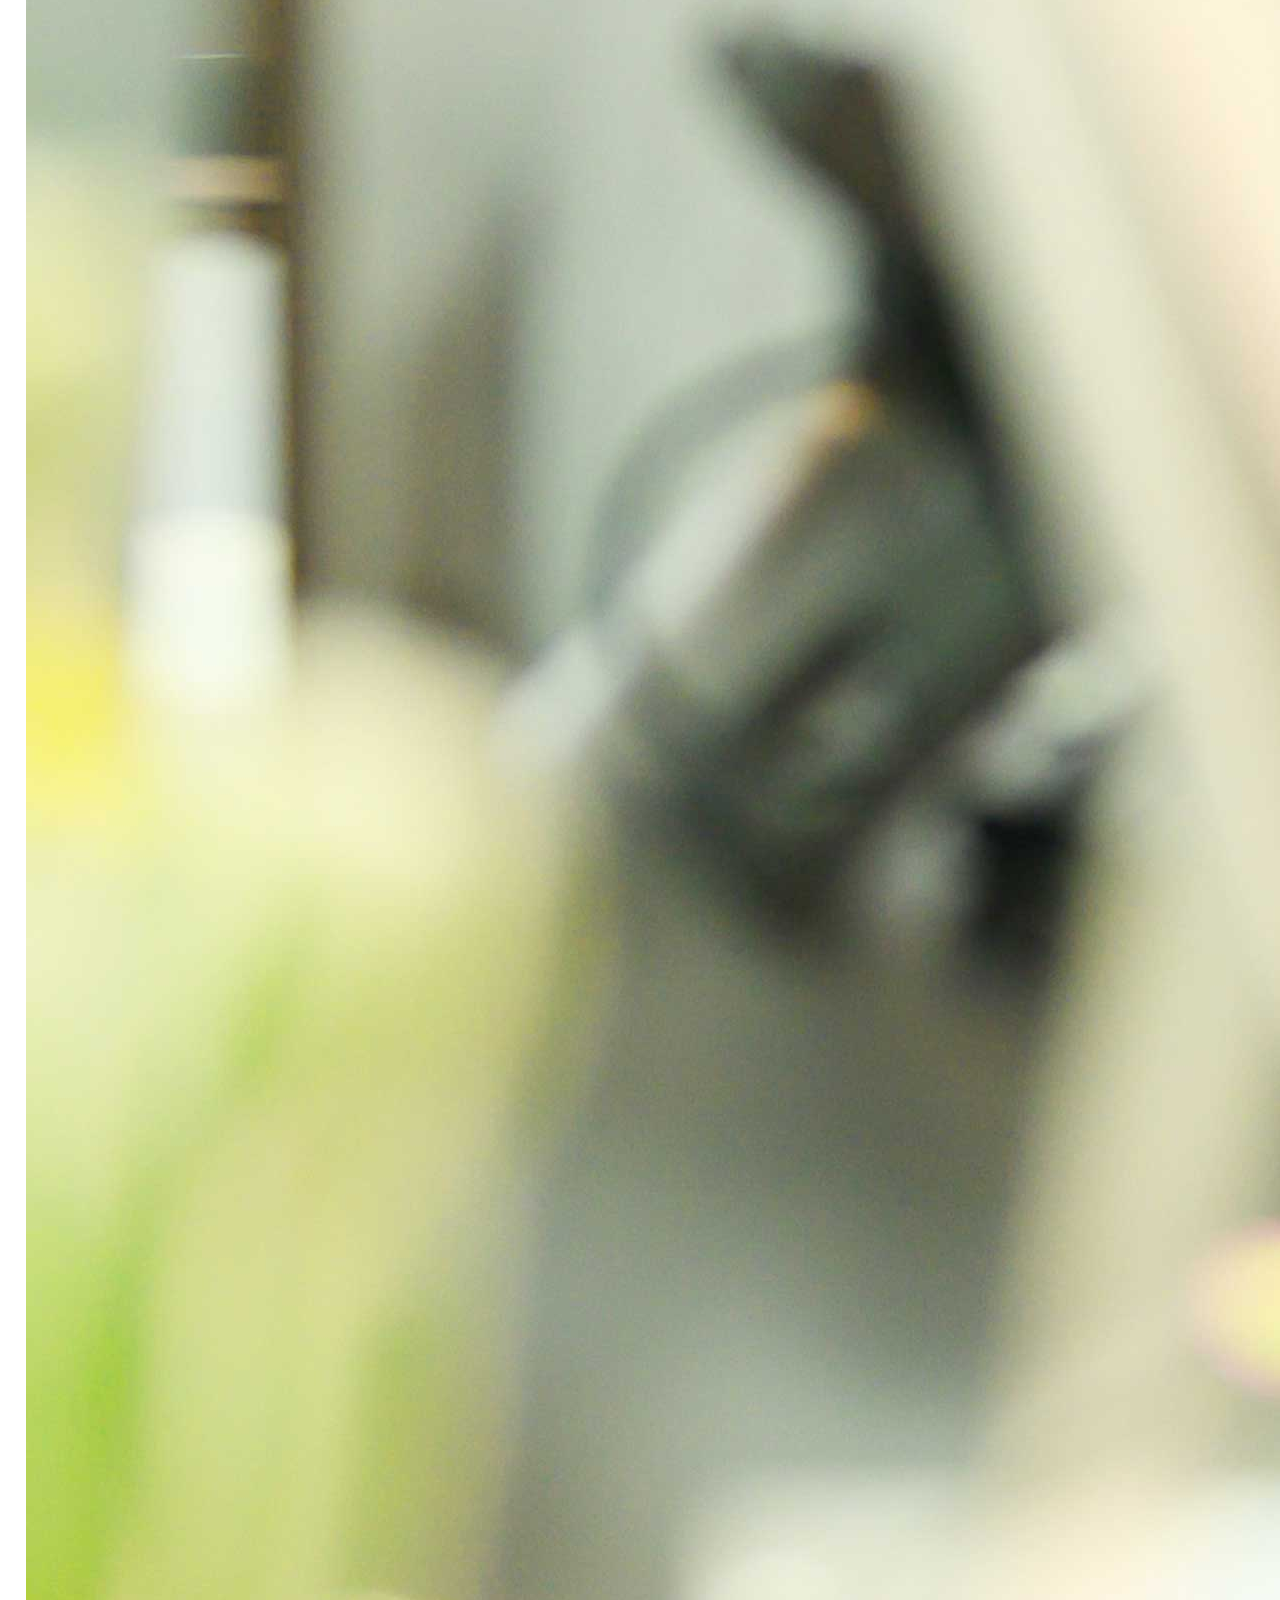
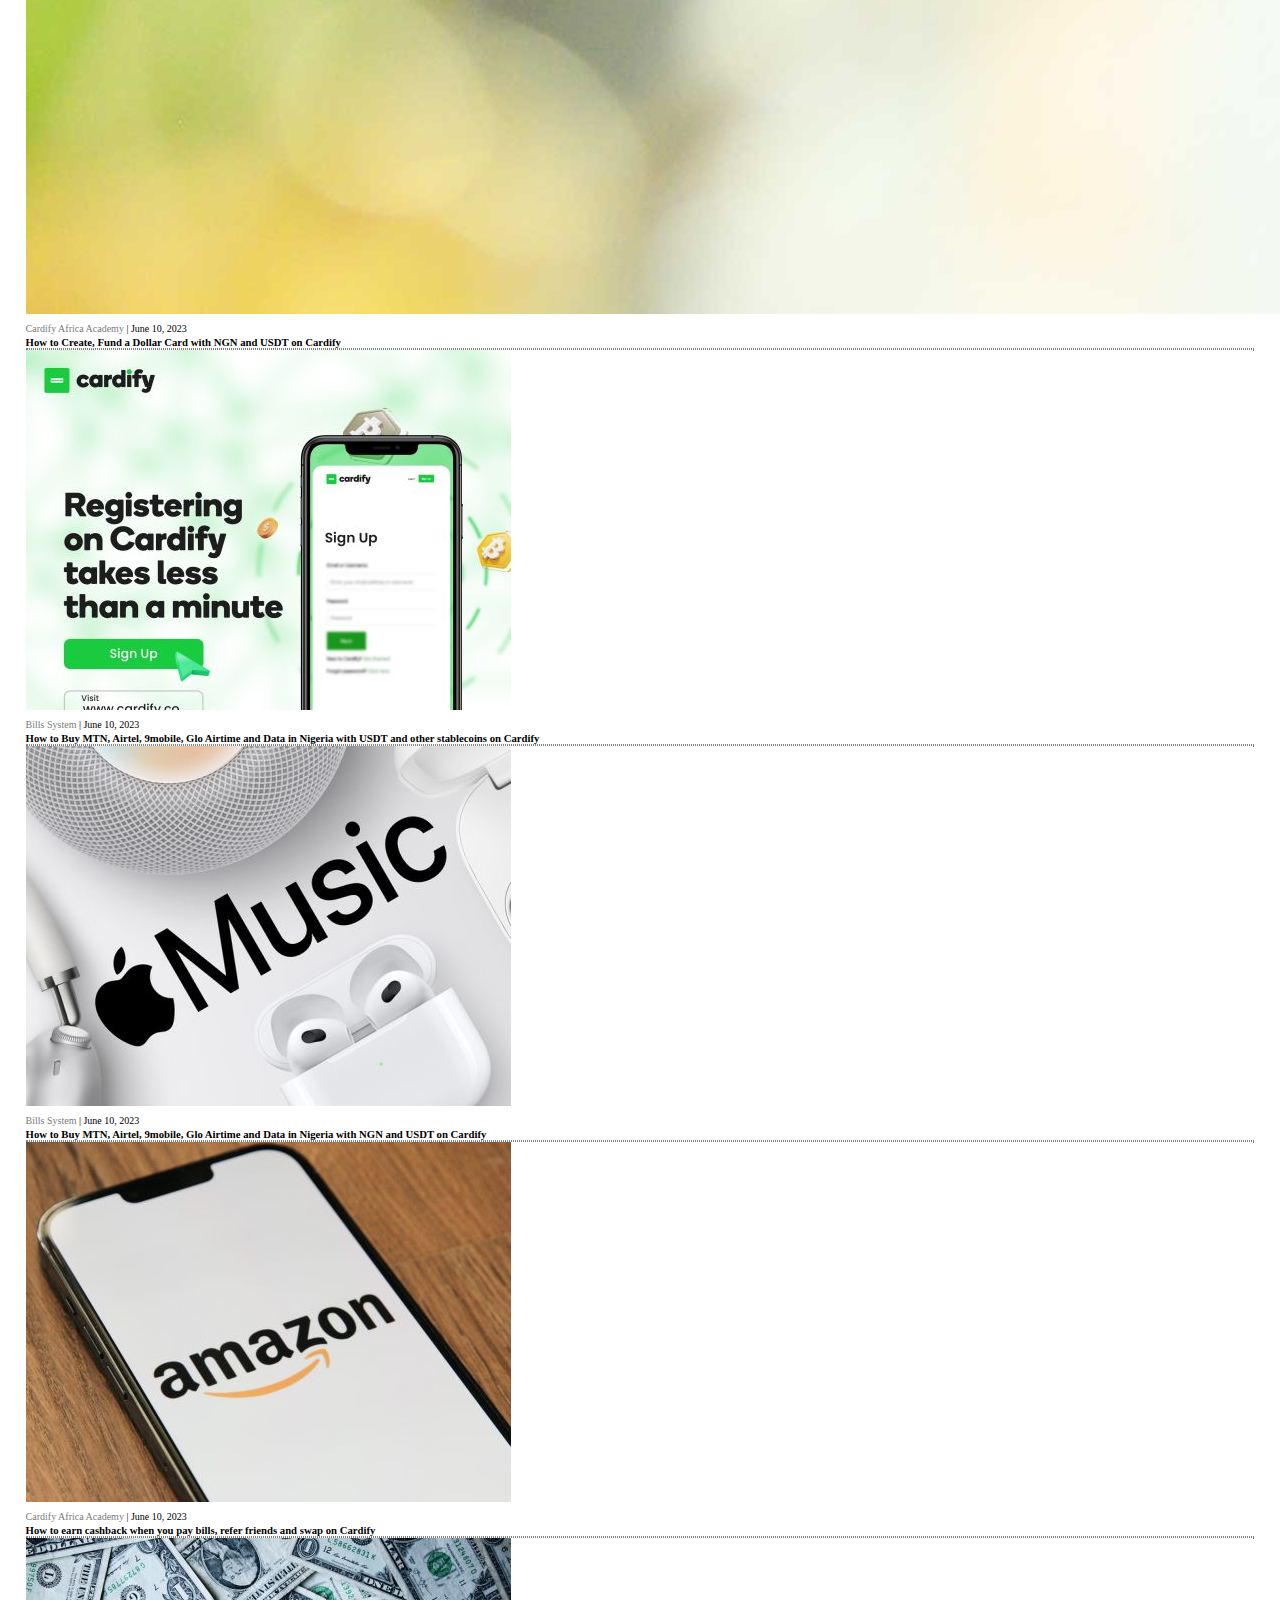
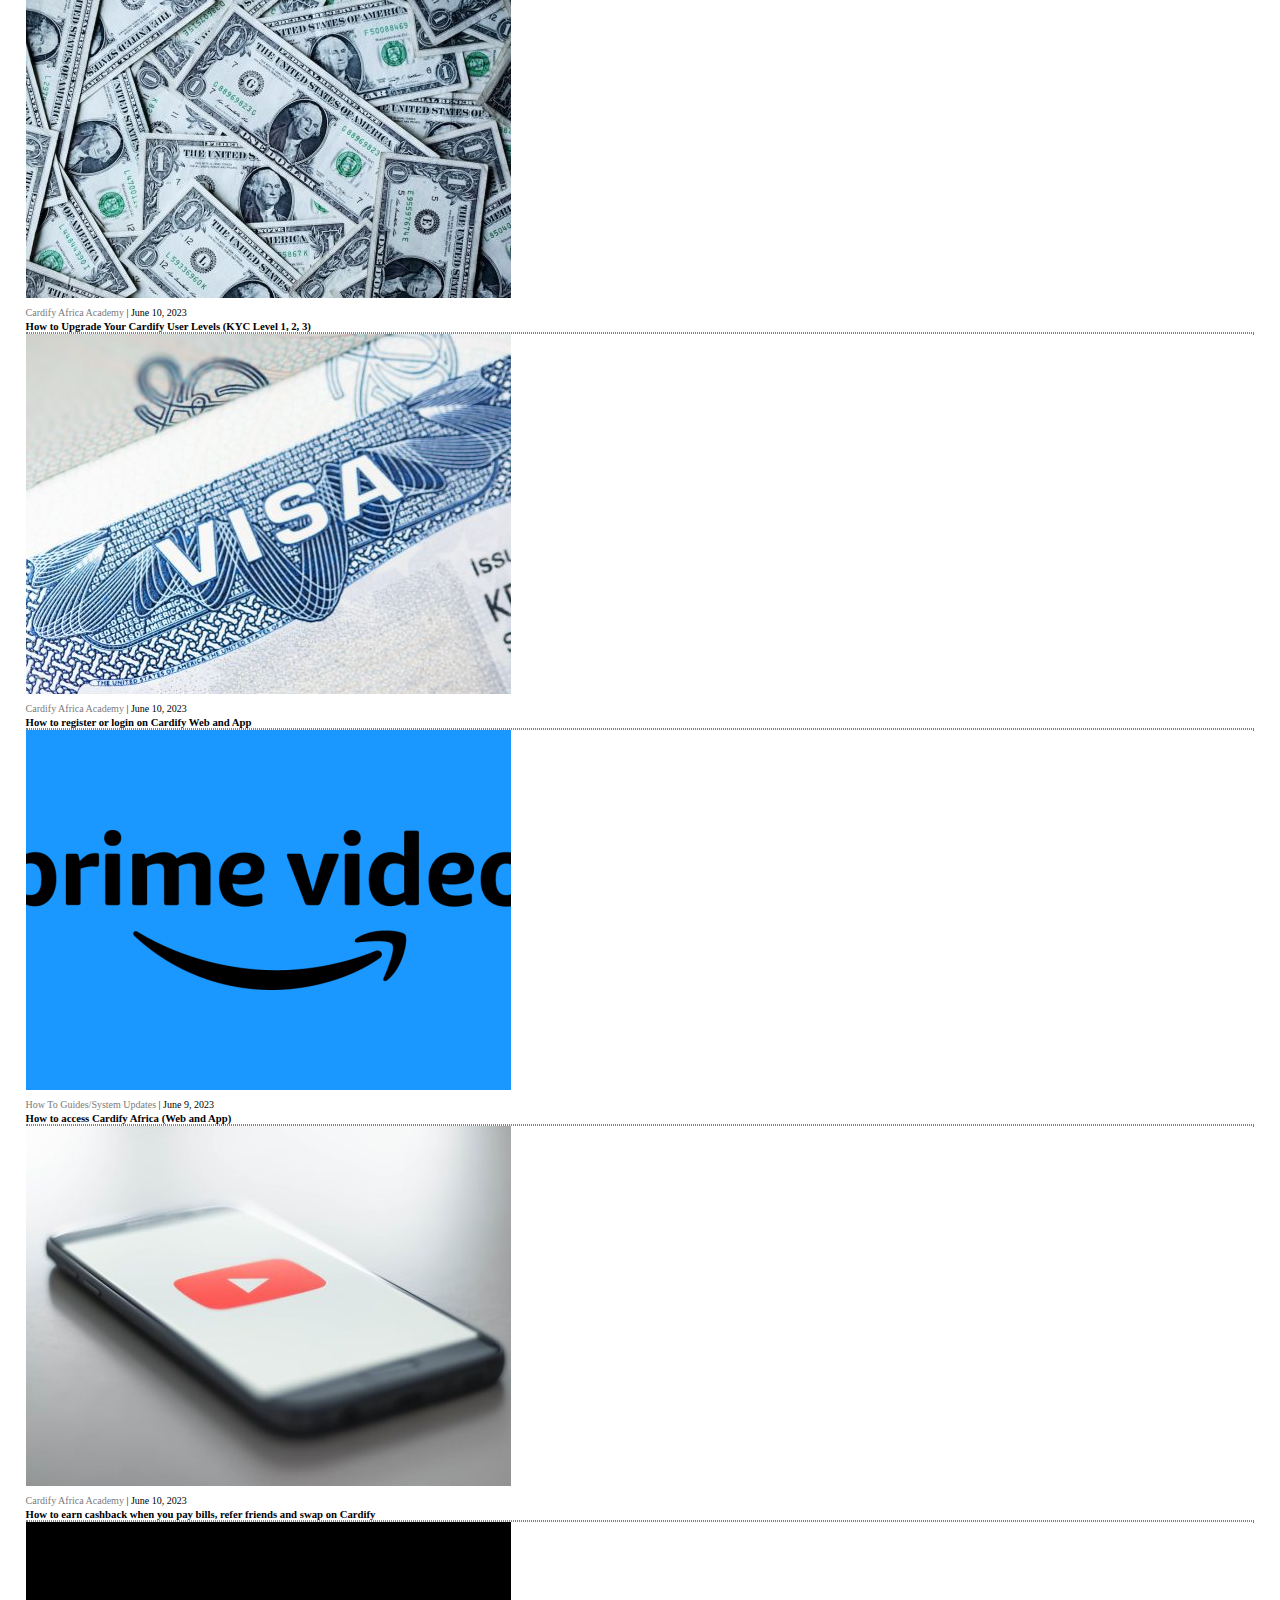
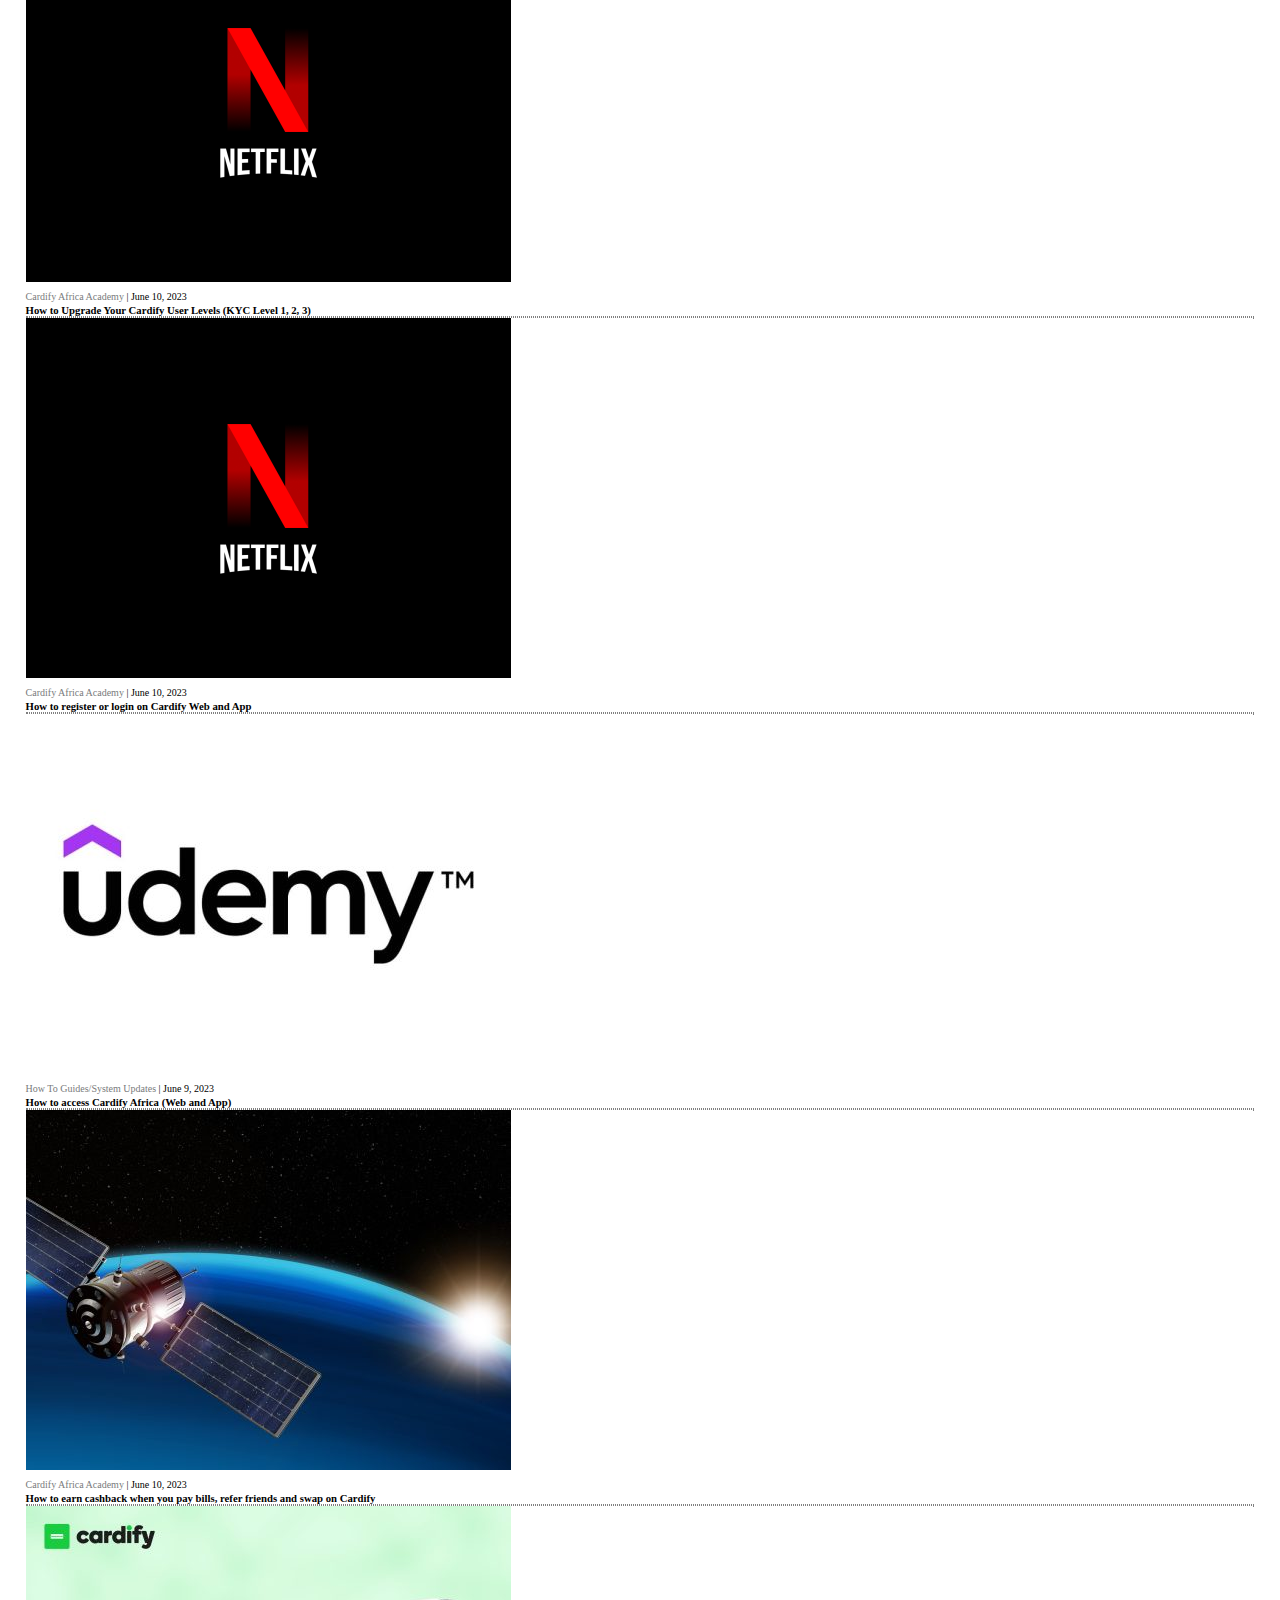
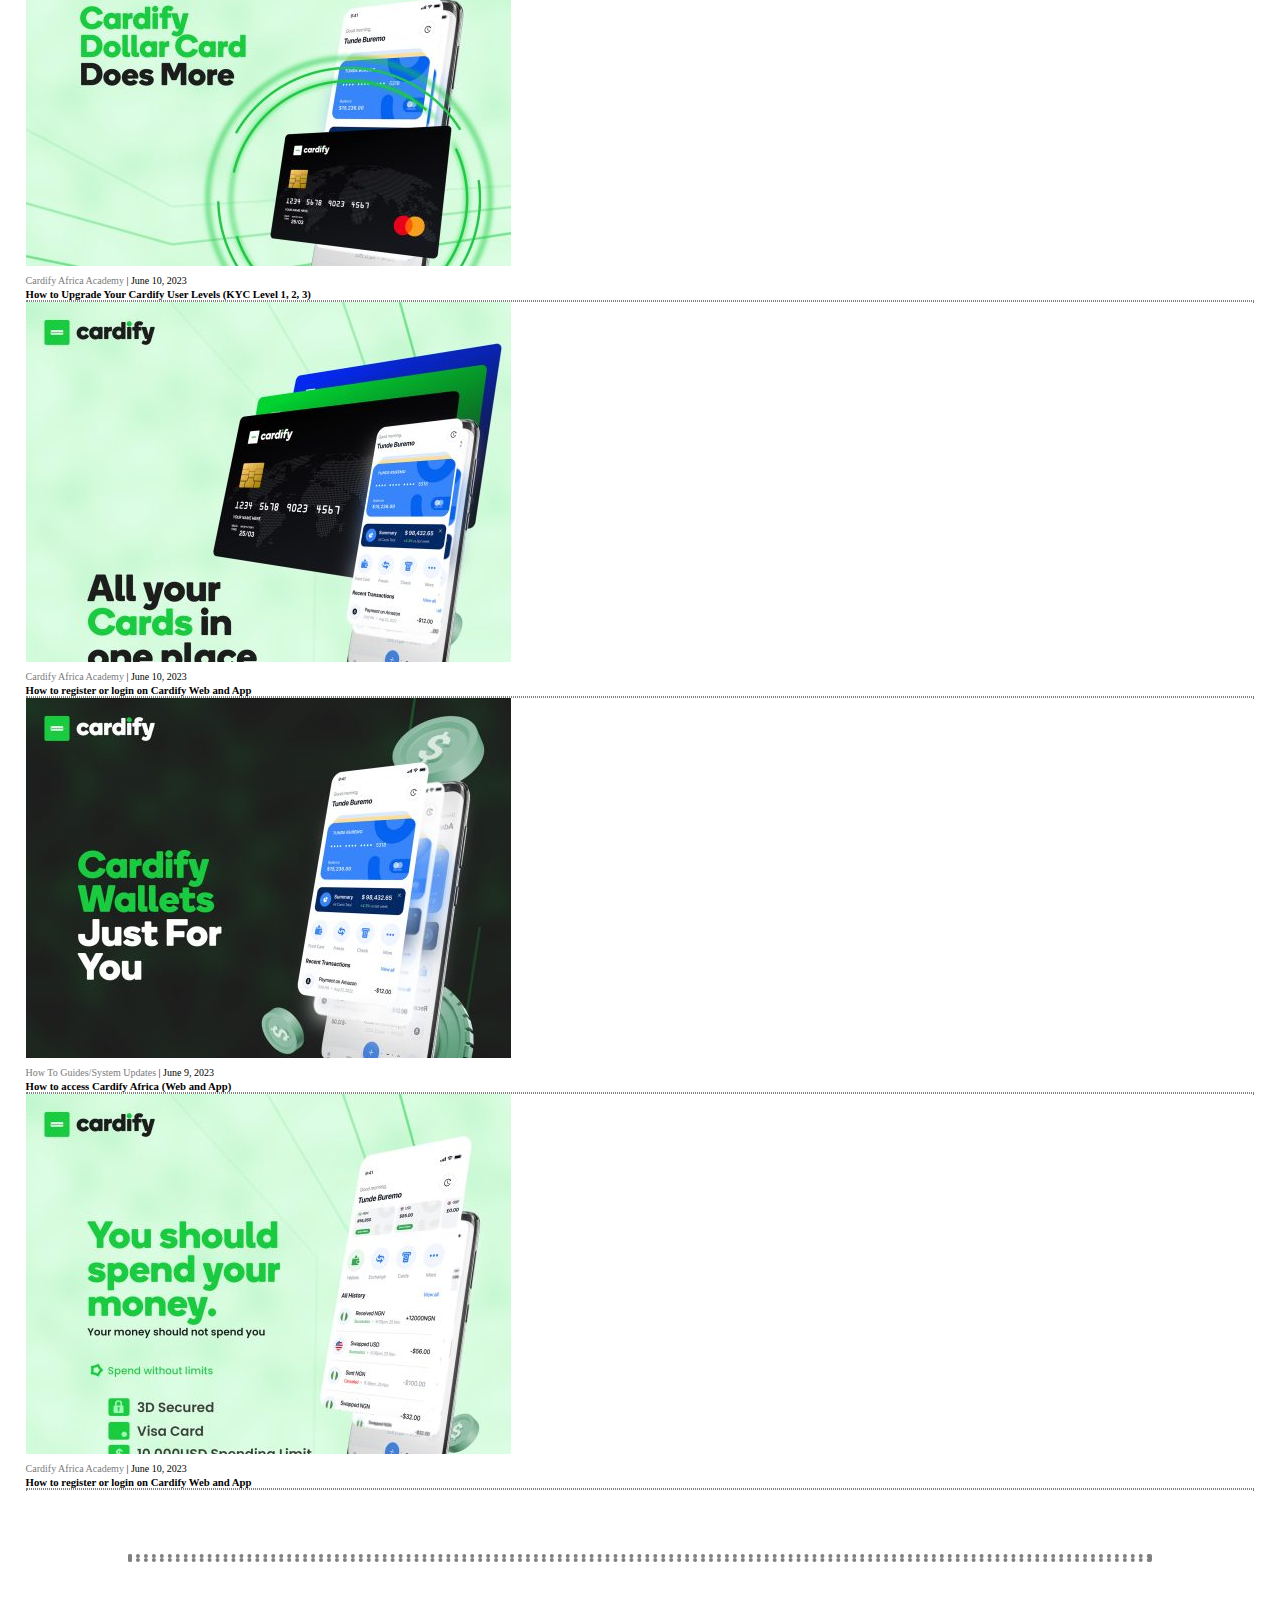
<file: third-page/index.html>
<!DOCTYPE html>
<html lang="en">
<head>
    <meta charset="UTF-8">
    <meta name="viewport" content="width=device-width, initial-scale=1.0">
    <title>third page</title>
    <link href="https://cdn.jsdelivr.net/npm/bootstrap@5.3.1/dist/css/bootstrap.min.css" rel="stylesheet" integrity="sha384-4bw+/aepP/YC94hEpVNVgiZdgIC5+VKNBQNGCHeKRQN+PtmoHDEXuppvnDJzQIu9" crossorigin="anonymous">
    <link rel="shortcut icon" href="../Images/footer-thumb2.png" type="image/x-icon">
    <link rel="stylesheet" href="https://cdn.jsdelivr.net/npm/bootstrap-icons@1.11.0/font/bootstrap-icons.css">    <link rel="stylesheet" href="../CSS/index.css">
    <link rel="stylesheet" href="../CSS/third.css">
    <link rel="stylesheet" href="../styles/query.css">
</head>
<body>
    <header>
        <nav>
          <div class="nav-inner">
            <img src="../Images/Cardify Logo Variant.png" class="nav-logo" alt="cardify-logo">
            <ul class="nav-links">
              <li><a href="../index.html">Home</a></li>
              <li class="dropdown"><a href="../index.html">Systems <i class="bi bi-chevron-down fs-6"></i></a>
                <div class="dropdown-container">
                  
                </div>
              </li>
              <li><a href="../index.html">Learn <i class="bi bi-chevron-down fs-6"></i></a></li>
              <li><a href="#">Company <i class="bi bi-chevron-down fs-6"></i></a></li>
            </ul>
            <div class="nav-btn-div">
              <span>Log in</span>
              <a href="../index.html"><Button>Sign up</Button></a>
            </div>
            <div id="nav-menu-bar">
              <a href=""><Button class="nav-btn">Sign up</Button></a>
              <i class="bi bi-filter-right fs-1" style="color: rgb(122, 188, 24);"></i>
            </div>
          </div>
        </nav>
      </header>
        <div class="container-fluid mt-5">
        <h2>How To Use Cardify</h2>
        <div class="row row-cols-1 row-cols-xs-2 row-cols-sm-2 row-cols-md-3 row-cols-lg-6 g-4">
            <div class="col">
              <div class="card h-100">
                <img src="../Images/26-3-copy-ii-485x360.jpg" class="card-img-top" alt="...">
                <div class="card-body">
                  <p class="card-text"><small class="text-body-secondary"><a href="#">Announcements</a> | August 21, 2023</small></p>
                  <h6 class="card-title"><a href="">Unveiling Cardify Version 1.4: Elevating Your Experience with Cardify! </a></h6>
                </div>
                <hr>
              </div>
            </div>
            <div class="col">
              <div class="card h-100">
                <img src="../Images/6-485x360.jpg" class="card-img-top" alt="...">
                <div class="card-body">
                  <p class="card-text"><small class="text-body-secondary"><a href="#">Cardify Africa Academy</a> | June 10, 2023</small></p>
                  <h6 class="card-title"><a href="#">How to swap pairs on Cardify</a></h6>
                </div>
                <hr>
              </div>
            </div>
            <div class="col">
              <div class="card h-100">
                <img src="../Images/13-6-485x360.jpg" class="card-img-top" alt="...">
                <div class="card-body">
                    <p class="card-text"><small class="text-body-secondary"><a href="#">Cardify Africa Academy</a> | June 10, 2023</small></p>
                    <h6 class="card-title"><a href="#">How to Create, Fund a Dollar Card with NGN and USDT on Cardify</a></h6>
                </div>
                <hr>
              </div>
            </div>
            <div class="col">
              <div class="card h-100">
                <img src="../Images/28-2-485x360.jpg" class="card-img-top" alt="...">
                <div class="card-body">
                    <p class="card-text"><small class="text-body-secondary"><a href="#">Cardify Africa Academy</a> | June 10, 2023</small></p>
                    <h6 class="card-title"><a href="#">How to deposit and withdraw from Cardify NGN Wallet</a></h6>            
                </div>
                <hr>
              </div>
            </div>
            <div class="col">
                <div class="card h-100">
                  <img src="../Images/5-3-485x360.jpg" class="card-img-top" alt="...">
                  <div class="card-body">
                    <p class="card-text"><small class="text-body-secondary"><a href="#">Cardify Africa Academy</a> | June 10, 2023</small></p>
                    <h6 class="card-title"><a href="#">How to Deposit to and Withdraw from your Cardify USD Wallet</a></h6>              
                    </div>
                    <hr>
                </div>
              </div>
              <div class="col">
                <div class="card h-100">
                  <img src="../Images/13-485x360.jpg" class="card-img-top" alt="...">
                  <div class="card-body">
                    <p class="card-text"><small class="text-body-secondary"><a href="#">Bills System</a> | June 10, 2023</small></p>
                    <h6 class="card-title"><a href="#">How to Buy MTN, Airtel, 9mobile, Glo Airtime and Data in Nigeria with USDT and other stablecoins on Cardify</a></h6>
                  </div>
                  <hr>
                </div>
              </div>
        </div>
        <div class="row row-cols-1 row-cols-xs-2 row-cols-sm-2 row-cols-md-3 row-cols-lg-6 g-4">
            <div class="col">
              <div class="card h-100">
                <img src="../Images/15-1-485x360.jpg" class="card-img-top" alt="...">
                <div class="card-body">
                  <p class="card-text"><small class="text-body-secondary"><a href="#">Bills System</a> | June 10, 2023</small></p>
                  <h6 class="card-title"><a href="#">How to Buy MTN, Airtel, 9mobile, Glo Airtime and Data in Nigeria with NGN and USDT on Cardify </a></h6>
                </div>
                <hr>
              </div>
            </div>
            <div class="col">
              <div class="card h-100">
                <img src="../Images/21-485x360.jpg" class="card-img-top" alt="...">
                <div class="card-body">
                  <p class="card-text"><small class="text-body-secondary"><a href="#">Cardify Africa Academy</a> | June 10, 2023</small></p>
                  <h6 class="card-title"><a href="#">How to earn cashback when you pay bills, refer friends and swap on Cardify</a></h6>
                </div>
                <hr>
              </div>
            </div>
            <div class="col">
              <div class="card h-100">
                <img src="../Images/19-4-485x360.jpg" class="card-img-top" alt="...">
                <div class="card-body">
                    <p class="card-text"><small class="text-body-secondary"><a href="#">Cardify Africa Academy</a> | June 10, 2023</small></p>
                    <h6 class="card-title"><a href="#">How to Use the 2FA Lock and Biometric Features on Cardify Africa</a></h6>
                </div>
                <hr>
              </div>
            </div>
            <div class="col">
              <div class="card h-100">
                <img src="../Images/21_5-485x360.jpg" class="card-img-top" alt="...">
                <div class="card-body">
                    <p class="card-text"><small class="text-body-secondary"><a href="#">Cardify Africa Academy</a> | June 10, 2023</small></p>
                    <h6 class="card-title"><a href="#">How to Use Two-Factor Authentication (2FA) on Cardify Africa: A Level 2 Requirement</a></h6>            
                </div>
                <hr>
              </div>
            </div>
            <div class="col">
                <div class="card h-100">
                  <img src="../Images/25-1-485x360.jpg" class="card-img-top" alt="...">
                  <div class="card-body">
                    <p class="card-text"><small class="text-body-secondary"><a href="#">Cardify Africa Academy</a> | June 10, 2023</small></p>
                    <h6 class="card-title"><a href="#">How to Upgrade Your Cardify User Levels (KYC Level 1, 2, 3)</a></h6>              
                    </div>
                    <hr>
                </div>
              </div>
              <div class="col">
                <div class="card h-100">
                  <img src="../Images/20-1-485x360.jpg" class="card-img-top" alt="...">
                  <div class="card-body">
                    <p class="card-text"><small class="text-body-secondary"><a href="#">Cardify Africa Academy</a> | June 10, 2023</small></p>
                    <h6 class="card-title"><a href="#">How to register or login on Cardify Web and App</a></h6>
                  </div>
                  <hr>
                </div>
              </div>
        </div>
        <div class="row row-cols-1 row-cols-xs-2 row-cols-sm-2 row-cols-md-3 row-cols-lg-6 g-4">
            <div class="col">
              <div class="card h-100">
                <img src="../Images/02_1-485x360.jpg" class="card-img-top" alt="...">
                <div class="card-body">
                  <p class="card-text"><small class="text-body-secondary"><a href="#">How To Guides/System Updates</a> | June 9, 2023</small></p>
                  <h6 class="card-title"><a href="#">How to access Cardify Africa (Web and App) </a></h6>
                </div>
                <hr>
              </div>
            </div>
        </div>
        <div class="horizontal-line">
            <hr>
        </div>
    </div>
    <div class="container-fluid">
        <h2>General</h2>
        <div class="row row-cols-1 row-cols-xs-2 row-cols-sm-2 row-cols-md-4 row-cols-lg-4 g-4">
            <div class="col">
              <div class="card h-100">
                <img src="../Images/paypal-title-485x360.jpg" class="card-img-top" alt="...">
                <div class="card-body">
                  <p class="card-text"><small class="text-body-secondary"><a href="#">Announcements</a> | August 21, 2023</small></p>
                  <h6 class="card-title"><a href="">Unveiling Cardify Version 1.4: Elevating Your Experience with Cardify! </a></h6>
                </div>
                <hr>
              </div>
            </div>
            <div class="col">
              <div class="card h-100">
                <img src="../Images/spotify-485x360.png" class="card-img-top" alt="...">
                <div class="card-body">
                  <p class="card-text"><small class="text-body-secondary"><a href="#">Cardify Africa Academy</a> | June 10, 2023</small></p>
                  <h6 class="card-title"><a href="#">How to swap pairs on Cardify</a></h6>
                </div>
                <hr>
              </div>
            </div>
            <div class="col">
              <div class="card h-100">
                <img src="../Images/page2-pix.jpg" class="card-img-top" alt="...">
                <div class="card-body">
                    <p class="card-text"><small class="text-body-secondary"><a href="#">Cardify Africa Academy</a> | June 10, 2023</small></p>
                    <h6 class="card-title"><a href="#">How to Create, Fund a Dollar Card with NGN and USDT on Cardify</a></h6>
                </div>
                <hr>
              </div>
            </div>
              <div class="col">
                <div class="card h-100">
                  <img src="../Images/20-1-485x360.jpg" class="card-img-top" alt="...">
                  <div class="card-body">
                    <p class="card-text"><small class="text-body-secondary"><a href="#">Bills System</a> | June 10, 2023</small></p>
                    <h6 class="card-title"><a href="#">How to Buy MTN, Airtel, 9mobile, Glo Airtime and Data in Nigeria with USDT and other stablecoins on Cardify</a></h6>
                  </div>
                  <hr>
                </div>
              </div>
        </div>
        <div class="row row-cols-1 row-cols-xs-2 row-cols-sm-2 row-cols-md-4 row-cols-lg-4 g-4">
            <div class="col">
              <div class="card h-100">
                <img src="../Images/en-us-large@1x-485x360.jpeg" class="card-img-top" alt="...">
                <div class="card-body">
                  <p class="card-text"><small class="text-body-secondary"><a href="#">Bills System</a> | June 10, 2023</small></p>
                  <h6 class="card-title"><a href="#">How to Buy MTN, Airtel, 9mobile, Glo Airtime and Data in Nigeria with NGN and USDT on Cardify </a></h6>
                </div>
                <hr>
              </div>
            </div>
            <div class="col">
              <div class="card h-100">
                <img src="../Images/amazon-485x360.jpg" class="card-img-top" alt="...">
                <div class="card-body">
                  <p class="card-text"><small class="text-body-secondary"><a href="#">Cardify Africa Academy</a> | June 10, 2023</small></p>
                  <h6 class="card-title"><a href="#">How to earn cashback when you pay bills, refer friends and swap on Cardify</a></h6>
                </div>
                <hr>
              </div>
            </div>
            <div class="col">
                <div class="card h-100">
                  <img src="../Images/dolapo-485x360.jpeg" class="card-img-top" alt="...">
                  <div class="card-body">
                    <p class="card-text"><small class="text-body-secondary"><a href="#">Cardify Africa Academy</a> | June 10, 2023</small></p>
                    <h6 class="card-title"><a href="#">How to Upgrade Your Cardify User Levels (KYC Level 1, 2, 3)</a></h6>              
                    </div>
                    <hr>
                </div>
              </div>
              <div class="col">
                <div class="card h-100">
                  <img src="../Images/american-visa-closeup-2022-10-19-22-38-44-utc-485x360.jpg" class="card-img-top" alt="...">
                  <div class="card-body">
                    <p class="card-text"><small class="text-body-secondary"><a href="#">Cardify Africa Academy</a> | June 10, 2023</small></p>
                    <h6 class="card-title"><a href="#">How to register or login on Cardify Web and App</a></h6>
                  </div>
                  <hr>
                </div>
              </div>
        </div>
        <div class="row row-cols-1 row-cols-xs-2 row-cols-sm-2 row-cols-md-4 row-cols-lg-4 g-4">
            <div class="col">
              <div class="card h-100">
                <img src="../Images/Amazon-485x360.png" class="card-img-top" alt="...">
                <div class="card-body">
                  <p class="card-text"><small class="text-body-secondary"><a href="#">How To Guides/System Updates</a> | June 9, 2023</small></p>
                  <h6 class="card-title"><a href="#">How to access Cardify Africa (Web and App) </a></h6>
                </div>
                <hr>
              </div>
            </div>
            <div class="col">
                <div class="card h-100">
                  <img src="../Images/christian-wiediger-usWE9pOuTfE-unsplash-485x360.jpg" class="card-img-top" alt="...">
                  <div class="card-body">
                    <p class="card-text"><small class="text-body-secondary"><a href="#">Cardify Africa Academy</a> | June 10, 2023</small></p>
                    <h6 class="card-title"><a href="#">How to earn cashback when you pay bills, refer friends and swap on Cardify</a></h6>
                  </div>
                  <hr>
                </div>
              </div>
              <div class="col">
                  <div class="card h-100">
                    <img src="../Images/image_processing20211110-9918-1iueugi-1-485x360.png" class="card-img-top" alt="...">
                    <div class="card-body">
                      <p class="card-text"><small class="text-body-secondary"><a href="#">Cardify Africa Academy</a> | June 10, 2023</small></p>
                      <h6 class="card-title"><a href="#">How to Upgrade Your Cardify User Levels (KYC Level 1, 2, 3)</a></h6>              
                      </div>
                      <hr>
                  </div>
                </div>
                <div class="col">
                  <div class="card h-100">
                    <img src="../Images/image_processing20211110-9918-1iueugi-1-485x360.png" class="card-img-top" alt="...">
                    <div class="card-body">
                      <p class="card-text"><small class="text-body-secondary"><a href="#">Cardify Africa Academy</a> | June 10, 2023</small></p>
                      <h6 class="card-title"><a href="#">How to register or login on Cardify Web and App</a></h6>
                    </div>
                    <hr>
                  </div>
                </div>
            </div>
            <div class="row row-cols-1 row-cols-xs-2 row-cols-sm-2 row-cols-md-4 row-cols-lg-4 g-4">
                <div class="col">
                  <div class="card h-100">
                    <img src="../Images/Udemy-485x360.jpg" class="card-img-top" alt="...">
                    <div class="card-body">
                      <p class="card-text"><small class="text-body-secondary"><a href="#">How To Guides/System Updates</a> | June 9, 2023</small></p>
                      <h6 class="card-title"><a href="#">How to access Cardify Africa (Web and App) </a></h6>
                    </div>
                    <hr>
                  </div>
                </div>
                <div class="col">
                    <div class="card h-100">
                      <img src="../Images/3d-illustration-of-satellite-orbiting-the-earth-2021-08-26-22-28-53-utc-485x360.jpg" class="card-img-top" alt="...">
                      <div class="card-body">
                        <p class="card-text"><small class="text-body-secondary"><a href="#">Cardify Africa Academy</a> | June 10, 2023</small></p>
                        <h6 class="card-title"><a href="#">How to earn cashback when you pay bills, refer friends and swap on Cardify</a></h6>
                      </div>
                      <hr>
                    </div>
                  </div>
                  <div class="col">
                      <div class="card h-100">
                        <img src="../Images/17-6-485x360.jpg" class="card-img-top" alt="...">
                        <div class="card-body">
                          <p class="card-text"><small class="text-body-secondary"><a href="#">Cardify Africa Academy</a> | June 10, 2023</small></p>
                          <h6 class="card-title"><a href="#">How to Upgrade Your Cardify User Levels (KYC Level 1, 2, 3)</a></h6>              
                          </div>
                          <hr>
                      </div>
                    </div>
                    <div class="col">
                      <div class="card h-100">
                        <img src="../Images/10-6-485x360.jpg" class="card-img-top" alt="...">
                        <div class="card-body">
                          <p class="card-text"><small class="text-body-secondary"><a href="#">Cardify Africa Academy</a> | June 10, 2023</small></p>
                          <h6 class="card-title"><a href="#">How to register or login on Cardify Web and App</a></h6>
                        </div>
                        <hr>
                      </div>
                    </div>
                </div>
                <div class="row row-cols-1 row-cols-xs-2 row-cols-sm-2 row-cols-md-4 row-cols-lg-4 g-4">
                    <div class="col">
                      <div class="card h-100">
                        <img src="../Images/5-3-485x360.jpg" class="card-img-top" alt="...">
                        <div class="card-body">
                          <p class="card-text"><small class="text-body-secondary"><a href="#">How To Guides/System Updates</a> | June 9, 2023</small></p>
                          <h6 class="card-title"><a href="#">How to access Cardify Africa (Web and App) </a></h6>
                        </div>
                        <hr>
                      </div>
                    </div>
                        <div class="col">
                          <div class="card h-100">
                            <img src="../Images/14-6-485x360.jpg" class="card-img-top" alt="...">
                            <div class="card-body">
                              <p class="card-text"><small class="text-body-secondary"><a href="#">Cardify Africa Academy</a> | June 10, 2023</small></p>
                              <h6 class="card-title"><a href="#">How to register or login on Cardify Web and App</a></h6>
                            </div>
                            <hr>
                          </div>
                        </div>
                    </div>
                </div>
            </div>
        </div>
        <hr style="border: 4px dotted; width: 80%; margin: 4em auto;">
        <hr style="border: 4em solid black; margin: 4em 0;">
    </div>
    <footer>
        <div class="container-fluid">
          
          <div class="row">
            <div class="col column1">
                <img src="../Images/Cardify-Africa-Logo-All-White-272-by-90 (1).png" alt="">
              <img src="../Images/22 (2).jpg" style="width: 15em; margin-top: 6em;" alt="">
              <p>Subscribe to Cardify's newsletter</p>
              <form class="d-flex" role="email">
                <input class="form-control me-2" type="email" placeholder="Enter your email address
                " aria-label="Search">
                <button class="btn btn-success" type="submit">Subscribe
                </button>
              </form>
            </div>
            <div class="col column2">
              <div class="text-align">
                <div class="row">
                  <div class="col">
                    <ul>
                      <li>Systems</li>
                      <li><a href="#">Wallet</a></li>
                      <li><a href="#">Virtual Cards Page</a></li>
                      <li><a href="#">Bills Page</a></li>
                      <li><a href="#">Swap</a></li>
                      <li><a href="#">Gifts (Coming soon)</a></li>
                    </ul>
                  </div>
                  <div class="col">
                    <ul>
                      <li>Support</li>
                      <li><a href="#">Cardify Academy</a></li>
                      <li><a href="#">Knowledgebase</a></li>
                      <li><a href="#">How to's/System Updates</a></li>
                      <li><a href="#">Blog</a></li>
                      <li><a href="#">Support Linktr.ee</a></li>
                    </ul>
                  </div>
                  <div class="col">
                    <ul>
                      <li>Legal & Policies</li>
                      <li><a href="#">Privacy Policy</a></li>
                      <li><a href="#">Terms of use</a></li>
                      <li><a href="#">API Policy</a></li>
                      <li><a href="#">AML & KYC Policy</a></li>
                      <li><a href="#">Risk Warning</a></li>
                      <li><a href="#">Cookie Policy</a></li>
                    </ul>
                  </div>
                </div>
              </div>
            </div>
          </div>
        </div>
    </footer>      
</body>
<script src="https://cdn.jsdelivr.net/npm/bootstrap@5.3.1/dist/js/bootstrap.bundle.min.js" integrity="sha384-HwwvtgBNo3bZJJLYd8oVXjrBZt8cqVSpeBNS5n7C8IVInixGAoxmnlMuBnhbgrkm" crossorigin="anonymous"></script>
</html>
</file>
<file: CSS/forth-page.css>
* {
  padding: 0;
  margin: 0;
  list-style-type: none;
  box-sizing: border-box;
  text-decoration: none;
}

header nav {
  width: 90%;
  margin: 2em auto;
  background-color: #ffffff;
  padding: 1em 2em;
  border-radius: 3em;
  display: flex;
  align-items: center;
  justify-content: space-between;
  box-shadow: 1px 1px 0 0px rgb(186, 182, 182);
}
header nav img {
  width: 10em;
}
header nav div {
  display: flex;
  align-items: center;
  gap: 3em;
}
header nav div ul {
  display: flex;
  align-items: center;
  gap: 2em;
}
header nav div ul li a {
  color: rgb(0, 0, 0);
  text-decoration: none;
}
header nav div button {
  background-color: rgb(14, 136, 71);
  color: #ffffff;
  padding: 0.7em 1.7em;
  border: 0;
  border-radius: 2em;
}
header nav div .bi {
  display: none;
}

.sect-1 .container .row .column1 {
  margin-top: 4em;
}
.sect-1 .container .row .column1 button {
  border: 0;
  margin-bottom: 2em;
  background-color: rgb(183, 143, 121);
  padding: 0.5em 2em;
  border-radius: 2em;
}
.sect-1 .container .row .column1 button i {
  border: 0;
}
.sect-1 .container .row .column1 h1 {
  font-size: 5em;
  width: 14em;
  margin-left: 1.5em;
}
.sect-1 .container .row .column1 p {
  font-size: 1.8em;
  margin-top: 1em;
}
.sect-1 .container .row #page4-pix-container img {
  width: 50em;
}

.sect-2 marquee {
  margin-top: 4em;
  background-color: rgb(14, 136, 71);
  padding: 2em 3em 1em 3em;
  color: #ffffff;
  font-size: 1.7em;
  border-top-right-radius: 2em;
  border-top-left-radius: 2em;
}
.sect-2 .marquee-container {
  padding: 2em 6em;
  background-color: rgb(255, 247, 230);
  border-top-right-radius: 2em;
  border-top-left-radius: 2em;
}
.sect-2 .marquee-container h1 {
  font-size: 3em;
}

.sect-3 .container .row .column-2 .accordion {
  padding-bottom: 2em;
}

@media (max-width: 1440px) {
  .sect-1 .container .row .column1 {
    margin-top: -4em;
  }
  .sect-1 .container .row .column1 h1 {
    margin-left: 2em !important;
    font-size: 4.5em;
    width: 12em;
  }
  .sect-1 .container .row .column1 p {
    font-size: 1.8em;
    margin-top: 1em;
  }
}
@media (max-width: 1200px) {
  .sect-1 .container .row .column1 {
    margin-top: -4em;
  }
  .sect-1 .container .row .column1 h1 {
    font-size: 3.5em;
    width: 15em;
  }
  .sect-1 .container .row .column1 p {
    font-size: 1.8em;
    margin-top: 1em;
  }
}
@media (max-width: 1025px) {
  .sect-1 .container .row .column1 {
    margin-top: -4em;
  }
  .sect-1 .container .row .column1 h1 {
    font-size: 4.5em;
    width: 12em;
    margin-left: -1px !important;
  }
  .sect-1 .container .row .column1 p {
    font-size: 1.8em;
    margin-top: 1em;
  }
}
@media (max-width: 800px) {
  nav {
    width: 80px;
    margin: auto;
  }
  .sect-1 .container .row .column1 {
    margin-top: -4em;
  }
  .sect-1 .container .row .column1 h1 {
    font-size: 4em;
    width: 10em;
    margin-left: -1px !important;
  }
  .sect-1 .container .row .column1 p {
    font-size: 1.8em;
    margin-top: 1em;
  }
  .sect-1 .container .row #page4-pix-container img {
    width: 30em;
  }
}
@media (max-width: 769px) {
  header nav {
    margin: 2em auto;
  }
  header nav img {
    width: 8em;
  }
  header nav div {
    display: flex;
    align-items: center;
    gap: 3em;
  }
  header nav div ul {
    display: none;
  }
  header nav div .bi {
    display: block;
  }
  .sect-1 .container .row .column1 {
    margin-top: 4em;
  }
  .sect-1 .container .row .column1 h1 {
    font-size: 3em;
    width: 12em;
  }
  .sect-1 .container .row .column1 p {
    font-size: 1.4em;
  }
  .sect-1 .container .row #page4-pix-container img {
    width: 35em;
  }
  .accordion {
    width: 100% !important;
  }
}
@media (max-width: 426px) {
  header nav {
    margin: 2em auto;
  }
  header nav img {
    width: 8em;
  }
  header nav div ul {
    display: none;
  }
  header nav div button {
    display: none;
  }
  header nav div .bi {
    display: block;
  }
  .sect-1 .container .row .column1 {
    margin-top: 4em;
  }
  .sect-1 .container .row .column1 h1 {
    font-size: 2em;
    width: 8em;
  }
  .sect-1 .container .row .column1 p {
    font-size: 1.4em;
  }
  .sect-1 .container .row #page4-pix-container img {
    width: 20em;
    margin-left: -2em;
  }
}
@media (max-width: 376px) {
  .sect-1 .container .row .column1 {
    margin-top: 4em;
  }
  .sect-1 .container .row .column1 button {
    width: 19em;
    margin-left: -3em;
  }
  .sect-1 .container .row .column1 h1 {
    font-size: 1.8em;
    width: 14em;
    margin-left: -3em !important;
  }
  .sect-1 .container .row .column1 p {
    font-size: 1em;
    width: 15em;
  }
  .sect-1 .container .row #page4-pix-container img {
    width: 15em;
    margin-left: -2em;
  }
}
@media (max-width: 321px) {
  .sect-1 .container .row .column1 {
    margin-top: 4em;
  }
  .sect-1 .container .row .column1 button {
    width: 15em;
    margin-left: -3em;
  }
  .sect-1 .container .row .column1 h1 {
    font-size: 1.8em;
    width: 10em;
    margin-left: -3em !important;
  }
  .sect-1 .container .row .column1 p {
    font-size: 1em;
    width: 10em;
  }
  .sect-1 .container .row #page4-pix-container img {
    width: 15em;
    margin-left: -2em;
  }
}
</file>
<file: CSS/index-query.css>
@media (max-width: 1440px) {
  section {
    width: 100%;
    margin: 12% auto 0;
    display: flex;
    align-items: center;
    justify-content: center;
    padding: 0 4em;
  }
  section .hero-col1 .hero-text-container h1 {
    font-size: 4em;
    font-weight: 600;
  }
  section .hero-col1 .hero-text-container p {
    font-size: 1.2em;
    line-height: 1.2;
    padding-top: 2em;
    text-justify: center;
  }
  section .hero-col1 .hero-text-container .google-store {
    width: 15em;
  }
  section .hero-col1 .hero-text-container .app-store {
    width: 15em;
  }
  section .hero-col1 .hero-btn {
    padding-top: 2em;
  }
  section .hero-col1 .hero-btn img {
    width: 15em;
  }
  section .hero-col1 .hero-btn .hero-btn2 {
    margin-left: 2em;
  }
  section .hero-col1 .msg-hero-icon-container {
    display: flex;
    gap: 10em;
    margin-top: 4em;
  }
  section .hero-col2 .hero-image {
    margin-top: -8%;
    width: 35em;
  }
  section .sect-inner .cards .card {
    width: 20em;
  }
  section .sect-inner .display-picture {
    width: 200em;
  }
  section .sect-inner .cards .card {
    width: 15em;
  }
  section .sect-inner .display-picture {
    width: 12em;
  }
  section .sect-inner .display-picture .card .card-body .gif {
    width: 30em;
  }
}
@media (max-width: 1382px) {
  section .sect-inner .cards .card {
    width: 20em;
  }
  section .sect-inner .display-picture {
    width: 80em;
  }
  section .sect-inner .display-picture .gif {
    width: 10em;
  }
}
@media (max-width: 1200px) {
  header nav {
    width: 95%;
  }
  section .hero-col2 {
    width: 30%;
    padding-top: 10em;
  }
}
@media (max-width: 1024px) {
  .alert {
    width: 100%;
  }
  header nav {
    min-width: 100%;
  }
  header nav .nav-links {
    padding-top: 1em;
  }
  section .row #section-2-col1 .hero-btn {
    display: flex;
  }
  section .row #section-2-col1 .hero-btn .google-store {
    width: 12em;
  }
  section .row #section-2-col1 .hero-btn .app-store {
    width: 12em;
  }
  section .img-fluid {
    padding-top: 5em;
  }
  section .sect-inner .cards .card {
    width: 15em;
  }
  section .sect-inner .display-picture {
    width: 12em;
  }
  section .sect-inner .display-picture .card .card-body .gif {
    width: 30em;
  }
  section .container .row col .wallet-pix {
    width: 10em;
  }
  section .container .sect-text .d-flex {
    gap: 1.5em;
    padding-top: 1.2em;
  }
}
@media (max-width: 910px) {
  header nav .nav-links :nth-of-type(4) {
    display: none;
  }
}
@media (max-width: 768px) {
  .alert {
    width: 100%;
  }
  header nav {
    width: 100%;
    margin: auto;
  }
  header nav .nav-links {
    display: none !important;
  }
  header nav .nav-btn-div {
    display: none;
  }
  header nav .nav-btn-div .nav-btn {
    margin-left: 50%;
  }
  header nav #nav-menu-bar {
    display: flex !important;
    gap: 5em;
  }
  section {
    width: 95%;
    margin: 0 auto;
  }
  section .row .section-2-col1 .hero-btn {
    display: flex;
  }
  section .row .section-2-col1 .hero-btn .google-store {
    width: 5em;
  }
  section .row .section-2-col1 .hero-btn .app-store {
    width: 5em;
  }
}
</file>
<file: CSS/index.css>
* {
  margin: 0;
  padding: 0;
  box-sizing: border-box;
  list-style-type: none;
}

header nav {
  width: 90%;
  margin: auto;
  border-radius: 1em;
  background-color: rgb(238, 253, 248);
}
header nav .nav-inner {
  display: flex;
  align-items: center;
  justify-content: space-between;
  padding: 0.6em 0.9em;
}
header nav .nav-inner .nav-logo {
  width: 7em;
}
header nav .nav-inner .nav-links {
  display: flex;
  align-items: center;
  justify-content: center;
  gap: 3em;
}
header nav .nav-inner .nav-links li a {
  text-decoration: none;
  color: rgb(27, 26, 26);
  font-size: 1.2em;
  font-weight: 500;
}
header nav .nav-inner .nav-links li .dropdown-container {
  position: absolute;
}
header nav .nav-inner .nav-links li .dropdown-container .drop-menu {
  display: none;
  position: absolute;
}
header nav .nav-inner .nav-links li .dropdown-container .drop-menu li {
  display: flex;
}
header nav .nav-inner .nav-links li .dropdown-container .drop-menu li a img {
  width: 2em;
}
header nav .nav-inner .nav-links .dropdown:hover .dropdown-container .drop-menu {
  display: grid;
  grid-template-columns: 1fr 1fr 1fr;
}
header nav .nav-inner .nav-btn-div span {
  color: rgb(27, 26, 26);
  font-size: 1.4em;
  font-weight: 500;
}
header nav .nav-inner .nav-btn-div button {
  padding: 0.7em 1em;
  background-color: rgb(24, 204, 63);
  border: 0;
  color: #ffffff;
  font-size: 1.3em;
}
header nav .nav-inner #nav-menu-bar {
  display: none;
}
header nav .nav-inner #nav-menu-bar .nav-btn {
  width: 6em;
  padding: 0.7em 0;
  background-color: rgb(24, 204, 63);
  border: 0;
  color: #ffffff;
  font-size: 1.3em;
}

section section .row #section-2-col1 {
  padding-top: 5em;
  border: 2px solid red;
}
section section .row #section-2-col1 .hero-btn {
  display: flex;
}
section section .row #section-2-col1 .hero-btn .google-store {
  width: 13em;
}
section section .row #section-2-col1 .hero-btn .app-store {
  width: 15em;
}

section .container .row .box1 {
  border: 1px solid;
}
section .container strong {
  font-size: 4em;
}

section .sect-inner {
  width: 90%;
  margin: 0 auto;
}

section .container .sect-text .d-flex {
  gap: 1.5em;
  padding-top: 1.2em;
}

section .container .sect-text .d-flex {
  gap: 1.5em;
  padding-top: 1.2em;
}

section .row .column1 .card-icon {
  width: 6em;
  height: 5em;
}

.sect-7 {
  width: 90%;
  margin: 5em auto;
}
.sect-7 .inner-container {
  display: flex;
}
.sect-7 .inner-container .text-content {
  padding: 5em;
  line-height: 1.5;
}
.sect-7 .inner-container .sect7-pix {
  width: 40%;
  margin-top: -6em;
  margin-right: 6em;
}

.sect-8 {
  width: 90%;
  margin: auto;
}
.sect-8 .container .row .accordion-col {
  padding-top: 10em;
  padding-left: 5em;
}
.sect-8 .container .row .accordion-col #flush-collapseThree {
  background-color: rgb(248, 250, 249);
}

footer {
  color: #ffffff;
}
footer .container-fluid {
  border: 4px solid rgb(0, 0, 0);
  background-color: #000000;
  margin-top: 15em;
}
footer .container-fluid .container {
  width: 90%;
  margin: auto;
  background-color: rgb(8, 90, 52);
  border-radius: 1em;
  margin-bottom: 2em;
}
footer .container-fluid .container .container-content {
  color: #ffffff;
  text-align: center;
  padding: 5em;
  margin-top: -10em;
}
footer .container-fluid .row {
  margin-left: 4em;
}
footer .container-fluid .row .column1 {
  line-height: 7;
}
footer .container-fluid .row .column1 form input {
  padding: 1em;
  border: none;
  background-color: #434242;
}
footer .container-fluid .row .column1 form input .placeholder {
  color: #ffffff;
}
footer .container-fluid .row .column1 form button {
  margin-left: 1.5em;
  padding: 0 1em;
  border-radius: 0;
  background-color: rgb(18, 167, 51);
}
footer .container-fluid .row .column1 form button:hover {
  background-color: rgb(3, 50, 3);
  border: none;
}
footer .container-fluid .row .column2 {
  line-height: 3;
  margin-left: -5em;
}
footer .container-fluid .row .column2 .row .col ul li a {
  text-decoration: none;
  color: #ffffff;
}
footer .container-fluid .row .column2 .row .col ul li a:hover {
  color: #008000;
}
footer .container-fluid hr {
  width: 90%;
  margin: auto;
}
footer .container-fluid .post-footer-inner {
  padding: 3em 5em;
}
</file>
<file: CSS/second.css>
* {
  margin: 0;
  padding: 0;
  box-sizing: border-box;
  list-style-type: none;
}

.row .sect-1 {
  background-color: rgb(245, 245, 245);
  width: 100%;
  padding: 5em 0;
}

.section2-row {
  justify-content: space-between;
}
.section2-row .sect-2 {
  font-size: 1.3em;
  text-align: justify;
}
.section2-row .sect-2 strong a {
  text-decoration: none;
  color: rgb(0, 0, 0);
}
.section2-row .sect-2 hr {
  width: 11em;
}
.section2-row .sect-2b {
  padding-left: 7em;
}
.section2-row .sect-2b img {
  width: 40em;
}

.section3-row .sect-3-col1 h2 {
  font-weight: 650;
  font-size: 3em;
}
.section3-row .sect-3-col1 p a {
  text-decoration: none;
}
.section3-row .sect-3-col1 div button:hover {
  background-color: rgb(0, 0, 0);
  color: white;
}
.section3-row .sect-3-col2 .card {
  box-shadow: 0 4px 8px 0 rgba(0, 0, 0, 0.2), 0 6px 20px 0 rgba(0, 0, 0, 0.19);
  margin-bottom: 2em;
}
.section3-row .sect-3-col2 .card h5 {
  font-size: 2em;
  font-weight: 500;
  margin-bottom: -0.8em !important;
}
.section3-row .sect-3-col2 .card .card-body .card-text .bi-arrow {
  margin-left: 2em !important;
}
.section3-row .sect-3-col2 .card .card-body .card-text span ul {
  display: flex;
}
.section3-row .sect-3-col2 .card .card-body .card-text span ul li {
  font-size: 8px;
}
.section3-row .sect-3-col2 .design {
  display: none;
}
.section3-row .sect-3-col2 .design-btn:hover .card {
  display: none;
}
.section3-row .sect-3-col2 .design-btn:hover .design {
  display: block;
}
.section3-row .sect-3-col2 .card:hover {
  background-color: rgb(22, 203, 62);
  color: white;
}
.section3-row .sect-3-col2 .card:hover .bi-dot {
  color: black;
}
.section3-row .sect-3-col2 .card:hover p {
  color: white;
}

.container .section4-row .sect-4 h1 {
  font-size: 3em;
  font-weight: 500 !important;
}
.container .section4-row .icons-text {
  display: grid;
  grid-template-columns: 1fr 1fr 1fr;
  margin-top: 2em;
}

@media (max-width: 1400px) {
  .section2-row .sect-2b {
    padding-left: 2em !important;
  }
  .section2-row .sect-2b img {
    width: 30em !important;
  }
  .sect-2 {
    font-size: 1em !important;
  }
  button {
    padding: 0px !important;
  }
  .card {
    margin-left: 3em;
  }
}
@media (max-width: 1000px) {
  .section2-row .sect-2b {
    padding-left: 1em !important;
  }
  .section2-row .sect-2b img {
    width: 25em !important;
  }
  .sect-2 {
    font-size: 0.8em !important;
  }
}
@media (max-width: 769px) {
  .section2-row {
    display: block !important;
  }
  .sect-2 {
    width: 95%;
    margin: auto;
    font-size: 1.3em !important;
  }
  .section2-row .sect-2b img {
    width: 35em !important;
  }
  .container .section3-row {
    display: block;
  }
  .container .section3-row .sect-3-col1 .btn-div {
    width: 40em;
    margin-left: -2em;
  }
  button {
    padding: 1em 3em;
    margin-left: 2em;
  }
  .card {
    width: 40em !important;
    margin-left: -0.5em;
  }
  .bi-arrow-right-square-fill {
    margin-left: 17em;
  }
  .card-title {
    padding-bottom: 1em;
  }
  .icons-text {
    display: block !important;
  }
}
@media (max-width: 635px) {
  .sect-2 {
    width: 95%;
    margin: auto;
    font-size: 1.2em !important;
  }
  .section2-row .sect-2b img {
    width: 35em !important;
  }
  .container .section3-row .sect-3-col1 .btn-div {
    width: 10em;
    display: flex !important;
    margin-left: -2em;
  }
  button {
    margin-left: 0.5em;
  }
  .card {
    width: 34em !important;
    margin-left: -0.5em;
  }
  .bi-arrow-right-square-fill {
    margin-left: 14em;
  }
}
@media (max-width: 490px) {
  .section2-row .sect-2b img {
    width: 25em !important;
  }
  .card {
    width: 26em !important;
  }
  .container .section3-row .sect-3-col1 .btn-div {
    width: 25em;
    margin-left: -2em;
    flex-wrap: wrap;
  }
  .bi-arrow-right-square-fill {
    margin-left: 10em;
  }
  .container .section3-row .sect-3-col1 h6, p {
    width: 20em;
  }
  .container .section3-row .sect-3-col1 h6 {
    font-size: 2em;
    font-weight: 400;
  }
}
@media (max-width: 376px) {
  .section2-row .sect-2b img {
    width: 20em !important;
  }
  .card {
    width: 18em !important;
  }
  .card-title {
    font-size: 16px !important;
    font-weight: 400;
  }
  .bi-arrow-right-square-fill {
    margin-left: 8em;
  }
}
@media (max-width: 320px) {
  .section2-row .sect-2b img {
    width: 15em !important;
  }
  .sect-2 {
    font-size: 14px !important;
  }
  button {
    width: 8em !important;
  }
  footer .container-fluid .container .container-content h1 {
    font-size: 1.5em;
    width: 10em;
    text-align: center;
    margin-left: -3.5em;
  }
  .footer-header {
    font-size: 0.7em;
    width: 20em;
    margin-left: -6em;
  }
  .icon-container {
    width: 15em;
    margin-left: -5em;
  }
  .footer-icon {
    width: 2em;
  }
  .Subscribe-text {
    margin-left: -3.5em;
  }
  .post-footer-inner {
    font-size: 0.8em;
    margin-left: -4em;
  }
}
</file>
<file: styles/query.css>
@media (max-width: 1440px) {
    section {
      width: 100%;
      margin: 12% auto 0;
      display: flex;
      align-items: center;
      justify-content: center;
      padding: 0 4em;
    }
    section .hero-col1 .hero-text-container h1 {
      font-size: 4em;
      font-weight: 600;
    }
    section .hero-col1 .hero-text-container p {
      font-size: 1.2em;
      line-height: 1.2;
      padding-top: 2em;
      text-justify: center;
    }
    section .hero-col1 .hero-text-container .google-store {
      width: 15em;
    }
    section .hero-col1 .hero-text-container .app-store {
      width: 15em;
    }
    section .hero-col1 .hero-btn {
      padding-top: 2em;
    }
    section .hero-col1 .hero-btn img {
      width: 15em;
    }
    section .hero-col1 .hero-btn .hero-btn2 {
      margin-left: 2em;
    }
    section .hero-col1 .msg-hero-icon-container {
      display: flex;
      gap: 10em;
      margin-top: 4em;
    }
    section .hero-col2 .hero-image {
      margin-top: -8%;
      width: 35em;
    }
    section .sect-inner .cards .card {
      width: 20em;
    }
    section .sect-inner .display-picture {
      width: 200em;
    }
    section .sect-inner .cards .card {
      width: 15em;
    }
    section .sect-inner .display-picture {
      width: 12em;
    }
    section .sect-inner .display-picture .card .card-body .gif {
      width: 30em;
    }
    .sect-8{
        width: 90%;
        margin: auto;
    }
    video{
        width: 35em !important;
        margin-left: -5em !important;

    }
  }
@media (max-width: 1382px) {
    section .sect-inner .cards .card {
      width: 20em;
    }
    section .sect-inner .display-picture {
      width: 80em;
    }
    section .sect-inner .display-picture .gif {
      width: 10em;
    }
  }
@media (max-width: 1200px) {
    header nav {
      width: 95%;
    }
    section .hero-col2 {
      width: 30%;
      padding-top: 10em;
    }
    .wallet-pix{
        width: 30em !important;
        /* margin-left: -2em; */
        margin-top: -8em ;
    }
    .text-heading{
        margin-top: -10em !important;
    }
  }
@media (max-width: 1055px) {
  .google-store{
    width: 5em !important;
   }
  .aap-store{
    width: 5em !important;
    } 
  }
@media (max-width: 1025px) {
    .alert {
      width: 100%;
    }
    header nav {
      min-width: 100%;
    }
    header nav .nav-links {
      padding-top: 1em;
    }
    .google-store{
      width: 5em !important;
    }
    .aap-store{
      width: 5em !important;
    }
    section .row #section-2-col1 .hero-btn {
      display: flex;
    }
    section .row #section-2-col1 .hero-btn .google-store {
      width: 12em;
    }
    section .row #section-2-col1 .hero-btn .app-store {
      width: 12em;
    }
    section .img-fluid {
      padding-top: 5em;
    }
    section .sect-inner .cards .card {
      width: 15em;
    }
    section .sect-inner .display-picture {
      width: 12em;
    }
    section .sect-inner .display-picture .card .card-body .gif {
      width: 30em;
    }
    section .container .row col .wallet-pix {
      width: 10em;
    }
    section .container .sect-text .d-flex {
      gap: 1.5em;
      padding-top: 1.2em;
    }
    .sect7-pix{
        width: 20%;
        margin-right: -5em !important;
    }
    video{
        width: 25em !important;
        /* height: 55vh !important; */
    }
    .accordion-col{
        width: 30em;
        /* padding-top: 10em; */
        /* padding-left: 5em; */
        float: right !important;
        margin-left: 24em;
        margin-top: -25em;
    }
    .sect-8-title{
        font-size: 1.5em;
        padding-bottom: 1em;
        margin-left: -3em;
    }
    .sect-8-text{
        text-align: start;
        margin-left: -4.2em;
    }

  }
@media (max-width: 910px) {
    header nav .nav-links :nth-of-type(4) {
      display: none;
    }
  }
@media (max-width: 768px) {
    .alert {
      width: 100%;
    }
    header nav {
      width: 100%;
      margin: auto;
    }
    header nav .nav-links {
      display: none !important;
    }
    header nav .nav-btn-div {
      display: none;
    }
    header nav .nav-btn-div .nav-btn {
      margin-left: 50%;
    }
    header nav #nav-menu-bar {
      display: flex !important;
      gap: 5em;
    }
    section {
      width: 95%;
      margin: 0 auto;
    }
    section .row .section-2-col1 .hero-btn {
      display: flex;
    }
    section .row .section-2-col1 .hero-btn .google-store {
      width: 5em;
    }
    section .row .section-2-col1 .hero-btn .app-store {
      width: 5em;
    }
    .wallet-pix{
        width: 90%;
        margin: auto;
        margin-top: 10em;
    }
    .text-heading{
        padding-top: 28% !important;
    }
    .sect7-pix{
        width: 27em;
        margin-right:0.5em !important;
        height: 45vh;
        margin-top: 3.5em !important;
    }
    .text-content{
        font-size: 0.8em;
        line-height: 1.2em;
    }
    .accordion{
        margin-top: 18em;
        margin-left: -28em;
        width: 30em !important;
    }
    .sect-8-title{
        font-size: 1.8em;
        width: 20em;
        padding-left: 9px;
    }
    .sect-8-text{
        font-size: 1.1em;
        width: 40em;
    }
    video{
        width: 35em !important;
        margin-left: 0.2em !important;
    }
  }
@media (max-width: 426px) {
    .section{
        width: 90%;
    }
    .wallet-pix{
        width: 10em !important;
        margin-left: -20em !important;
    }
    .sect-7{
        width: 95%;
        margin: auto;
    }
    .inner-container{
    flex-wrap: wrap-reverse !important;
    /* display: none !important; */
    }
    .sect-pix{
        width: 60% !important;
    }
    .text-content{
        font-size: 1.5em;
    }
    video{
        width: 20em !important;
        margin-left: -5em !important;
    }
    .sect-8-text{
        width: 20em;
    }
    .accordion{
        width: 100% !important;
    }
  }
@media (max-width: 375px) {
    
  }
@media (max-width: 320px) {
    
  }
</file>
<file: CSS/third.css>
* {
  margin: 0;
  padding: 0;
  box-sizing: border-box;
  list-style-type: none;
  text-decoration: none;
}

.container-fluid {
  width: 96%;
  margin: auto;
}

.container-fluid {
  width: 96%;
  margin: auto;
}
.container-fluid .row .col .card {
  border: none;
}
.container-fluid .row .col .card .card-body .card-text small {
  font-size: 10px;
}
.container-fluid .row .col .card .card-body .card-text small a {
  text-decoration: none;
  color: rgb(121, 123, 124);
}
.container-fluid .row .col .card .card-body .card-title a {
  text-decoration: none;
  color: #000000;
}
.container-fluid .row .col .card .card-body .card-title a:hover {
  color: rgba(29, 29, 250, 0.896);
}
.container-fluid .row .col .card hr {
  border: 1px dotted;
}
.container-fluid .horizontal-line hr {
  border: 4px dotted;
}
</file>
